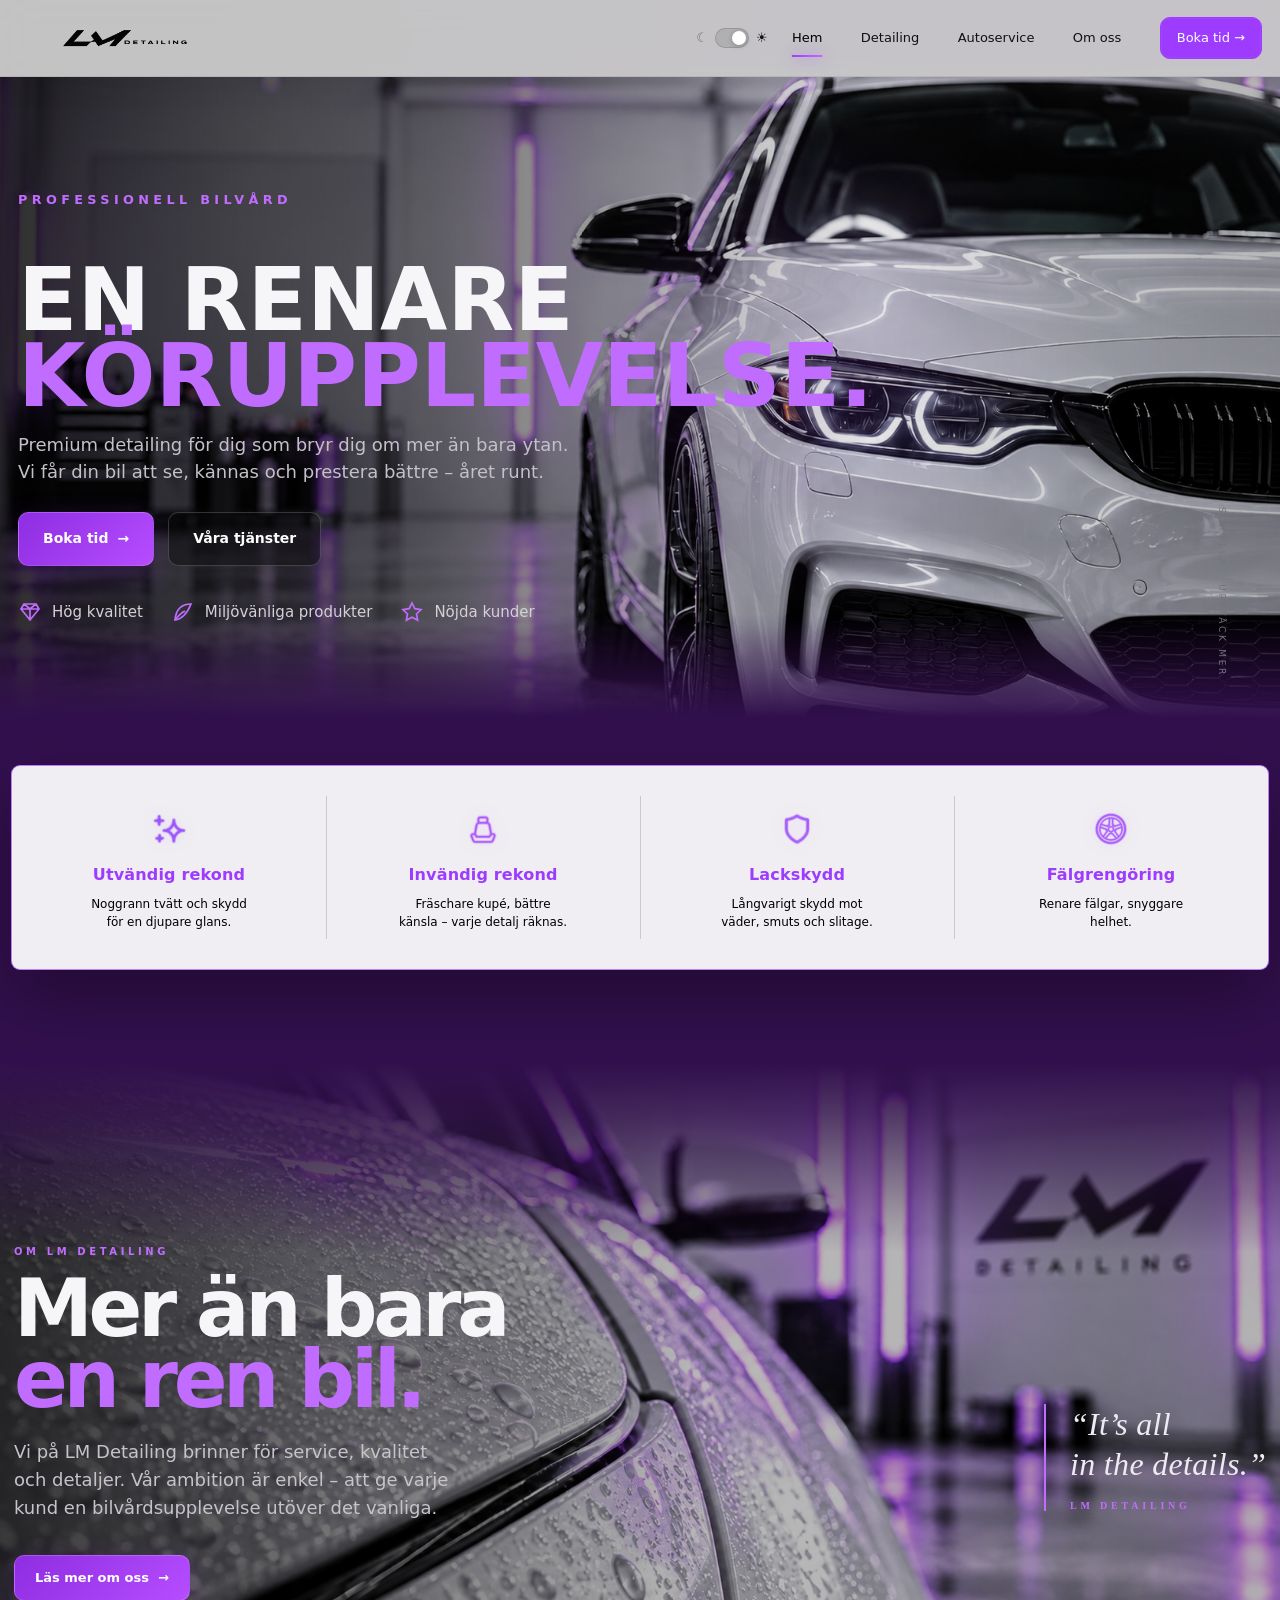
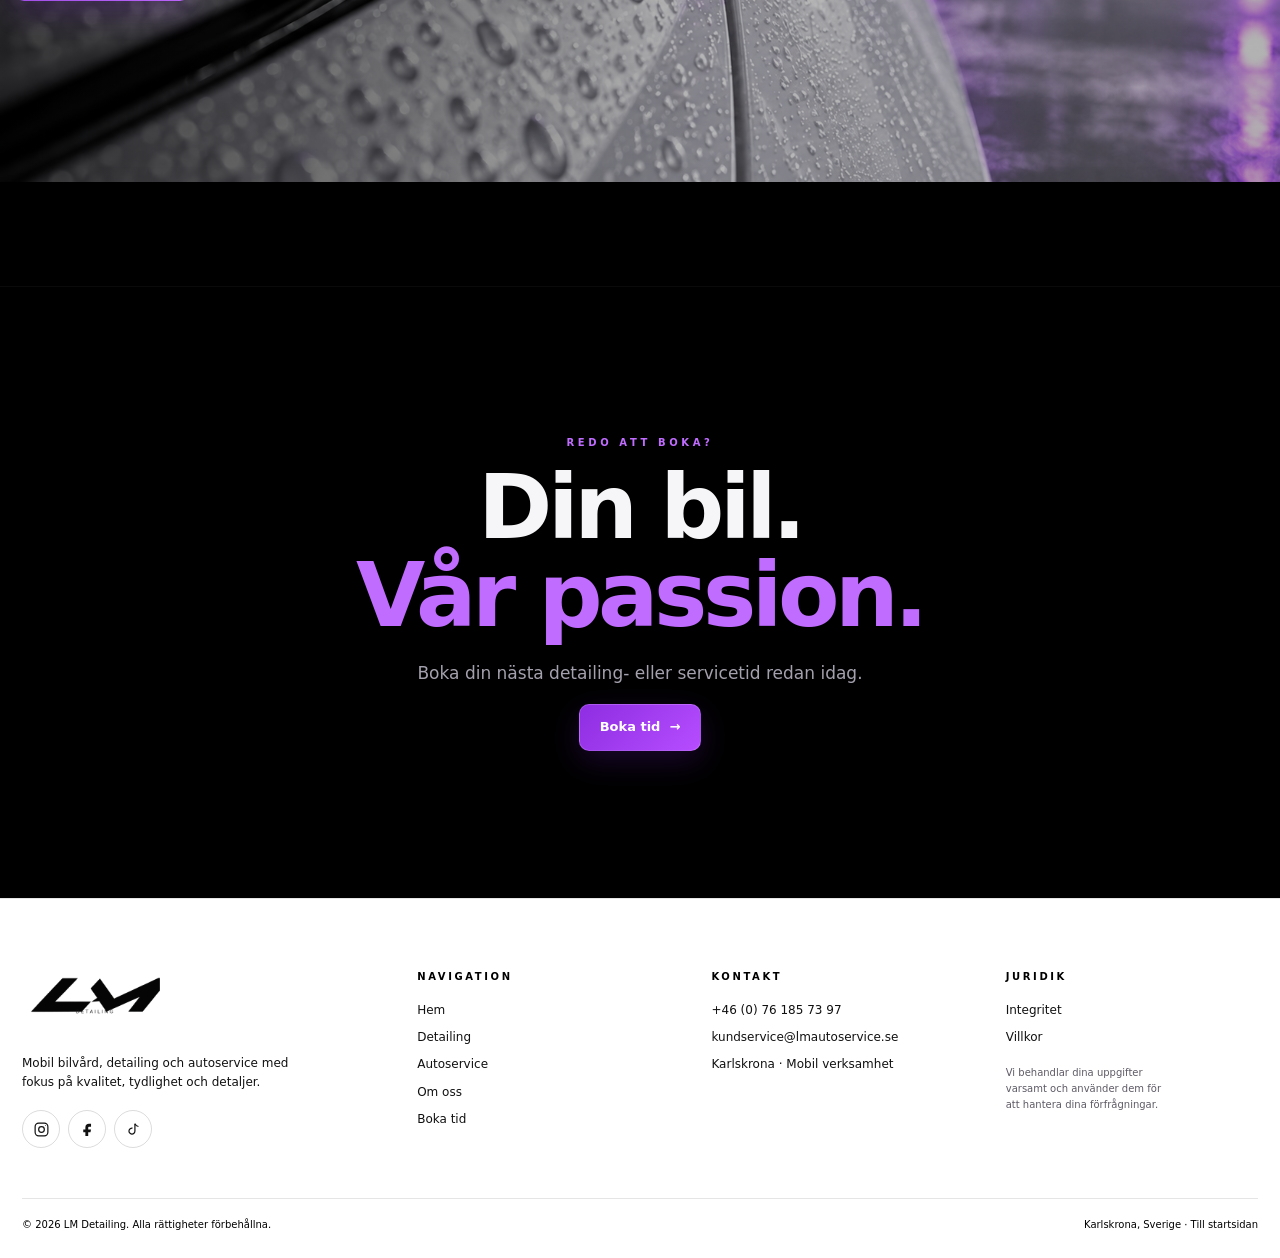
<file: index.html>
<!doctype html>
<html lang="sv">
<head>
  <meta charset="utf-8">
  <meta name="viewport" content="width=device-width, initial-scale=1">
  <meta name="description" content="LM Detailing – mobil bilvård, detailing och autoservice med fokus på kvalitet i varje detalj.">
  <title>LM Detailing | En renare körupplevelse</title>
  <link rel="stylesheet" href="css/style.css">
</head>
<body>
<header class="site-header">
  <nav class="navbar" aria-label="Huvudnavigation">
    <a class="brand" href="index.html" aria-label="LM Detailing – startsida"><img class="logo-image" src="media/LM_Detailing_v2.png" alt="LM Detailing"></a>
    <button class="menu-toggle" type="button" aria-expanded="false" aria-controls="main-menu" aria-label="Öppna meny"><span></span><span></span><span></span></button>
    <div class="nav-links" id="main-menu"><button class="theme-toggle" type="button" aria-label="Byt färgtema" aria-pressed="false"><span class="theme-icon theme-moon" aria-hidden="true">☾</span><span class="theme-track"><span class="theme-dot"></span></span><span class="theme-icon theme-sun" aria-hidden="true">☀</span></button>
      <a class="active" href="index.html">Hem</a><a href="detailing.html">Detailing</a><a href="autoservice.html">Autoservice</a><a href="om-oss.html">Om oss</a><a class="nav-cta" href="boka.html">Boka tid <span aria-hidden="true">→</span></a><span class="nav-underline" aria-hidden="true"></span>
    </div>
  </nav>
</header>

<main class="home-main">
  <section class="home-hero home-hero-v2">
    <div class="hero-media" aria-hidden="true"></div>
    <div class="hero-purple-glow" aria-hidden="true"></div>
    <div class="container hero-content">
      <div class="hero-copy">
        <p class="eyebrow">PROFESSIONELL BILVÅRD</p>
        <h1>EN RENARE <span class="accent">KÖRUPPLEVELSE.</span></h1>
        <p>Premium detailing för dig som bryr dig om mer än bara ytan. Vi får din bil att se, kännas och prestera bättre – året runt.</p>
        <div class="hero-actions"><a class="btn btn-primary" href="boka.html">Boka tid <span>→</span></a><a class="btn btn-ghost" href="detailing.html">Våra tjänster</a></div>
        <div class="trust-row">
          <div class="trust-item"><svg class="icon" viewBox="0 0 24 24" fill="none" stroke="currentColor" stroke-width="1.7"><path d="M3 9L6 4H18L21 9L12 20L3 9ZM3 9H21M6 4L12 9L18 4M12 9V20M6 4L3 9M18 4L21 9"/></svg>Hög kvalitet</div>
          <div class="trust-item"><svg class="icon" viewBox="0 0 24 24" fill="none" stroke="currentColor" stroke-width="1.7"><path d="M20 4C10 4 5 9 4 20c7-1 12-6 16-16Z"/><path d="M4 20c3-4 6-7 10-9"/></svg>Miljövänliga produkter</div>
          <div class="trust-item"><svg class="icon" viewBox="0 0 24 24" fill="none" stroke="currentColor" stroke-width="1.7"><path d="m12 3 2.8 5.7 6.2.9-4.5 4.4 1.1 6.2-5.6-2.9-5.6 2.9 1.1-6.2L3 9.6l6.2-.9L12 3Z"/></svg>Nöjda kunder</div>
        </div>
      </div>
    </div>
    <div class="hero-scroll">Scrolla · upptäck mer</div>
  </section>

  <section class="section home-cards-section">
    <div class="container container-wide">
      <div class="info-strip reveal-scale" aria-label="LM Detailings tjänster och fördelar">
        <article class="info-card"><img class="info-icon" src="media/stars_transparent.png" alt="" aria-hidden="true"><h3>Utvändig rekond</h3><p>Noggrann tvätt och skydd<br>för en djupare glans.</p></article>
        <article class="info-card"><img class="info-icon" src="media/chair_transparent.png" alt="" aria-hidden="true"><h3>Invändig rekond</h3><p>Fräschare kupé, bättre<br>känsla – varje detalj räknas.</p></article>
        <article class="info-card"><img class="info-icon" src="media/sheild_transparent.png" alt="" aria-hidden="true"><h3>Lackskydd</h3><p>Långvarigt skydd mot<br>väder, smuts och slitage.</p></article>
        <article class="info-card"><img class="info-icon" src="media/rim_transparent.png" alt="" aria-hidden="true"><h3>Fälgrengöring</h3><p>Renare fälgar, snyggare<br>helhet.</p></article>
      </div>
    </div>
  </section>

  <section class="home-intro-sticky">
    <div class="home-intro-bg" aria-hidden="true"></div>
    <div class="container container-wide home-intro-content">
      <div class="home-intro-copy reveal-left"><p class="eyebrow">OM LM DETAILING</p><h2>Mer än bara<br><span class="accent">en ren bil.</span></h2><p>Vi på LM Detailing brinner för service, kvalitet och detaljer. Vår ambition är enkel – att ge varje kund en bilvårdsupplevelse utöver det vanliga.</p><a class="btn btn-primary" href="om-oss.html">Läs mer om oss <span>→</span></a></div>
      <blockquote class="quote-mark quote-standalone reveal-up">“It’s all<br>in the details.”<span>LM DETAILING</span></blockquote>
    </div>
  </section>

  <section class="section home-passion-overlay">
    <div class="container container-wide section-heading center reveal-scale"><p class="eyebrow">REDO ATT BOKA?</p><h2>Din bil.<br><span class="accent">Vår passion.</span></h2><p>Boka din nästa detailing- eller servicetid redan idag.</p><a class="btn btn-primary" href="boka.html">Boka tid <span>→</span></a></div>
  </section>
<footer class="site-footer"></footer>
</main>
<button id="scrollTop" class="scroll-top" aria-label="Till toppen">↑</button>
<script src="js/main.js"></script>
</body></html>
</file>
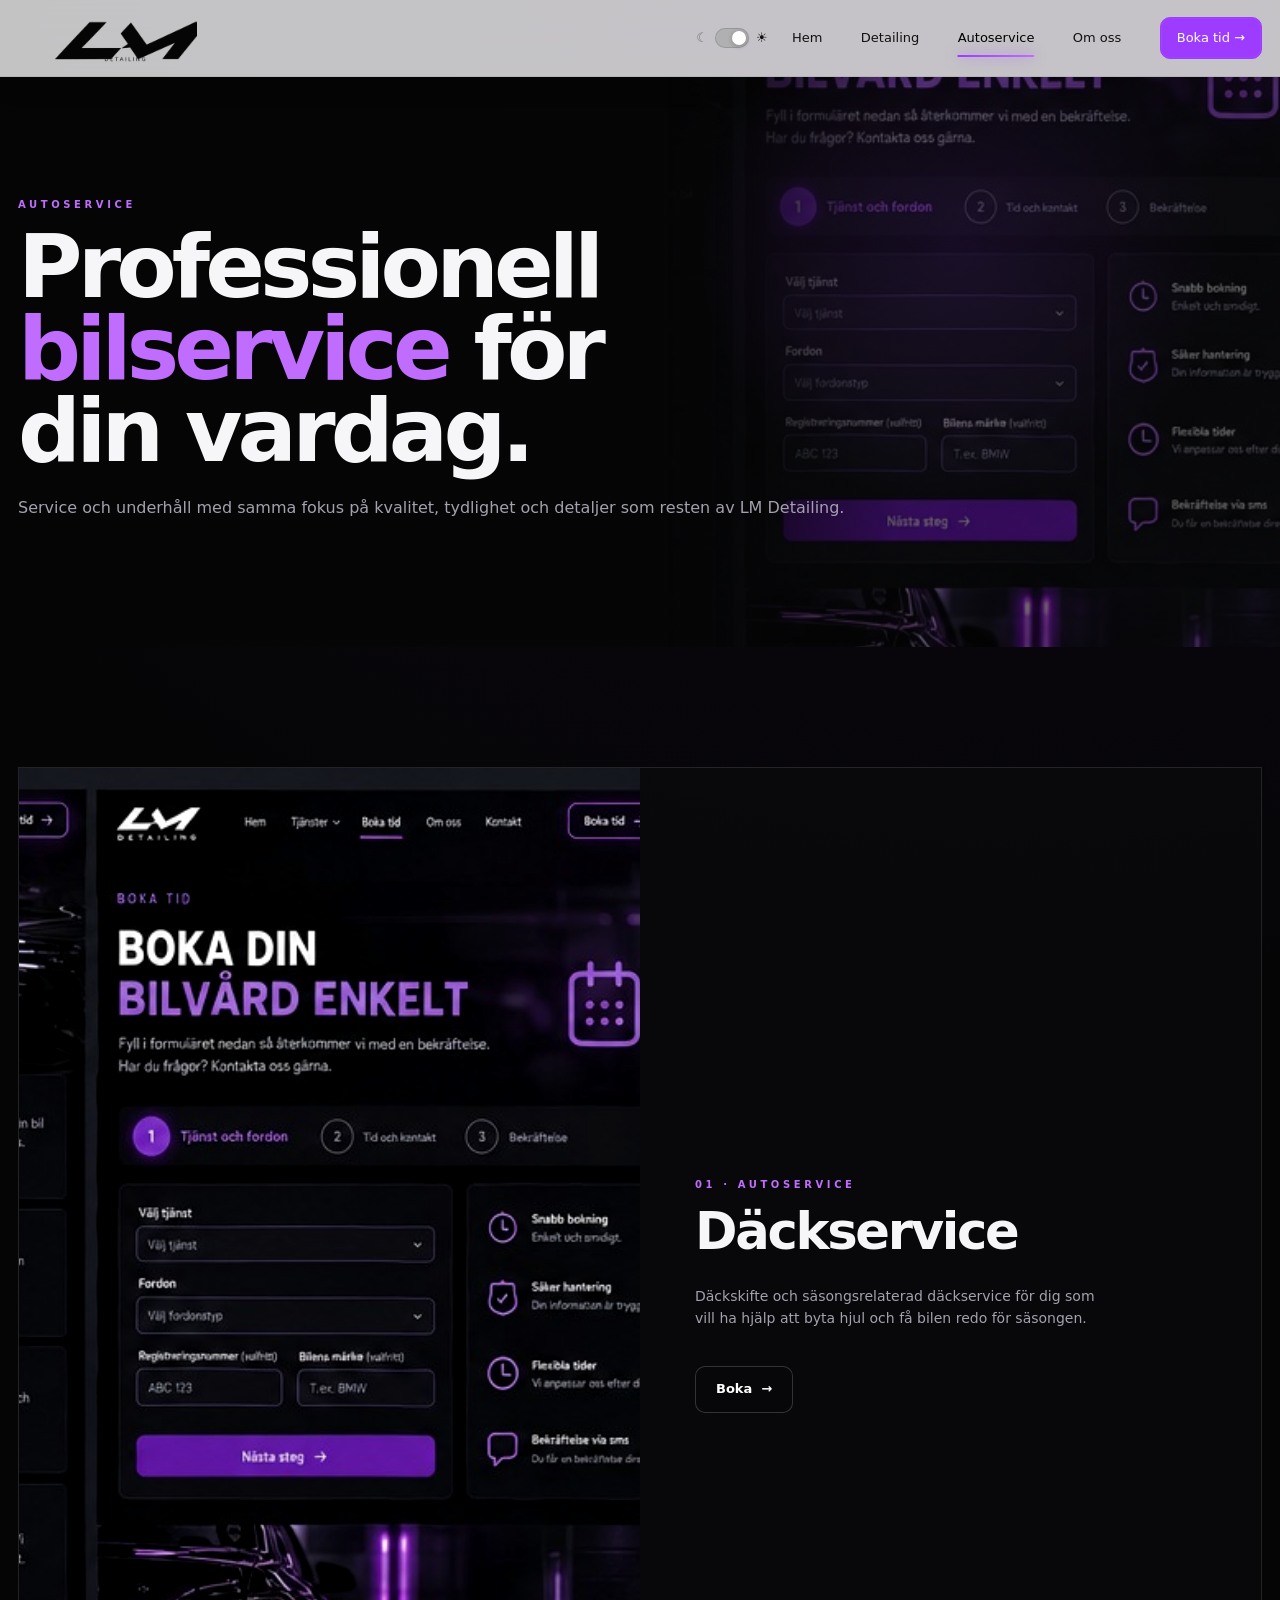
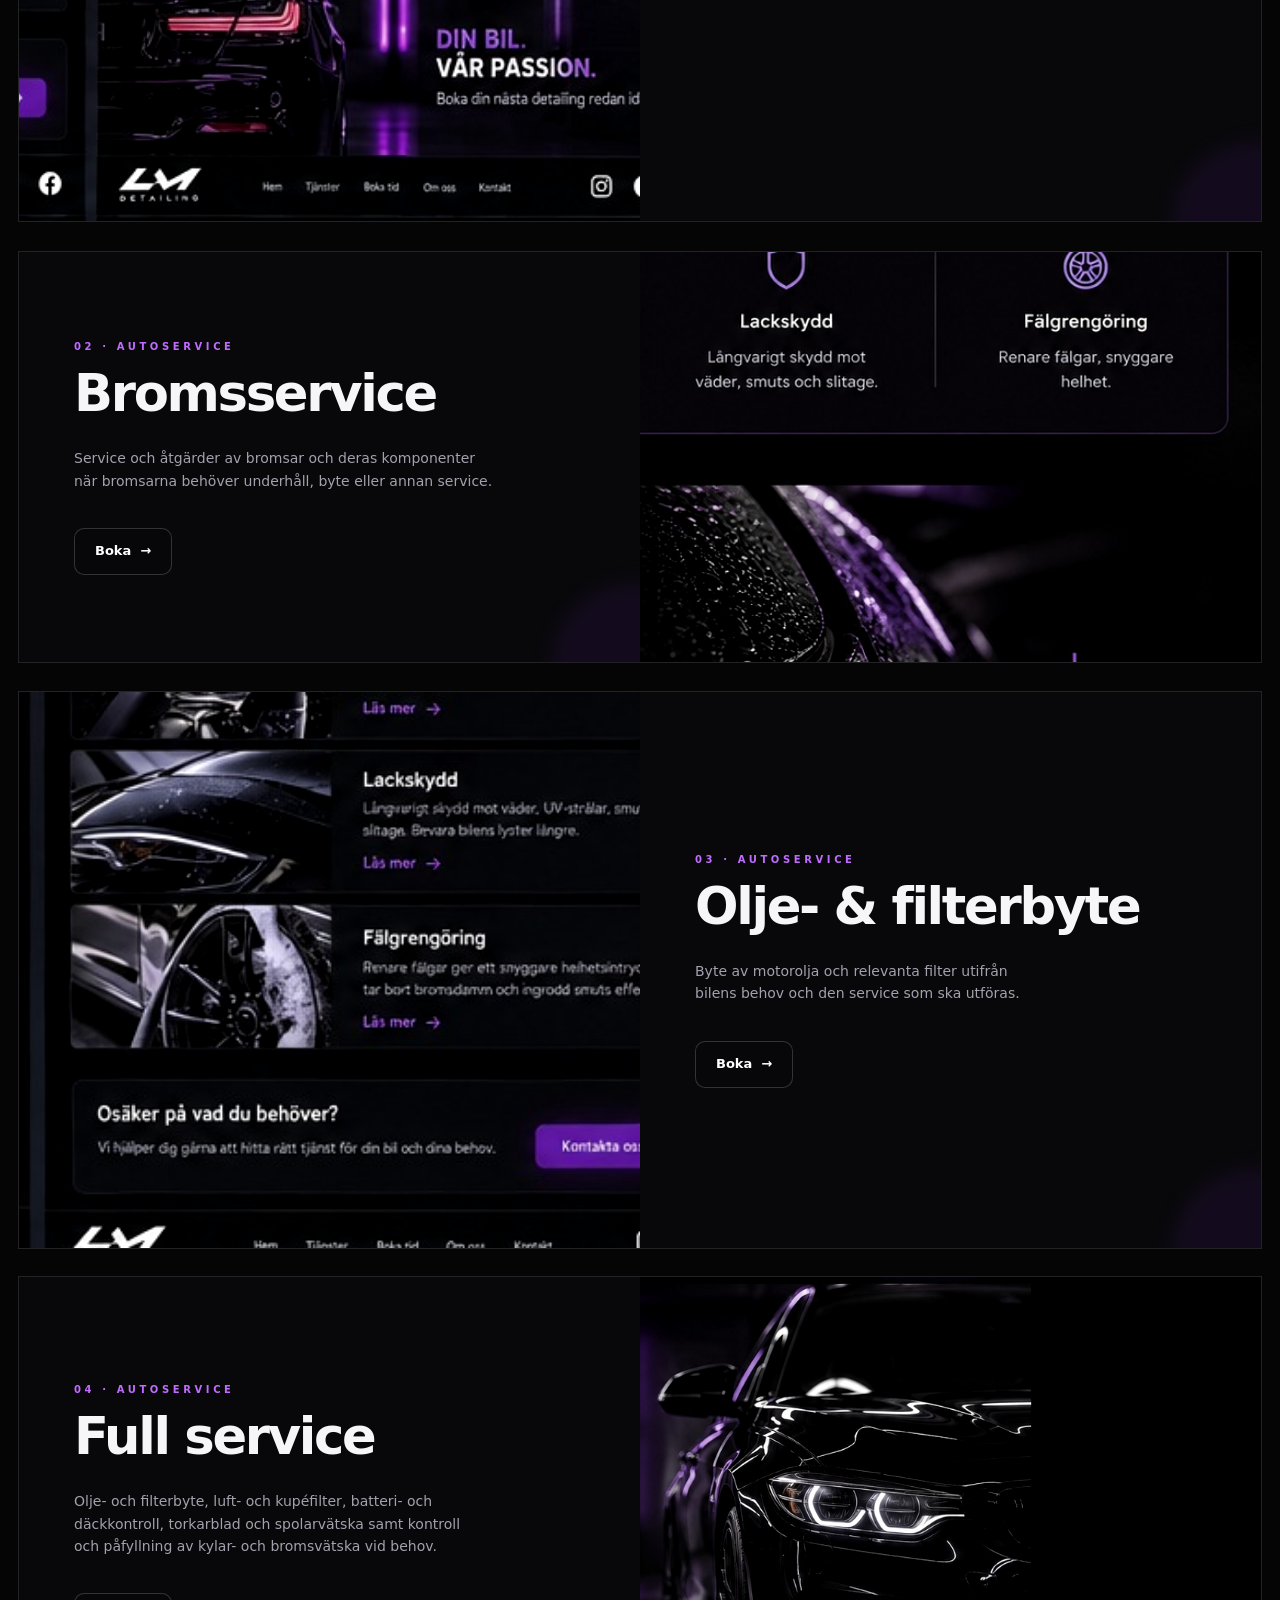
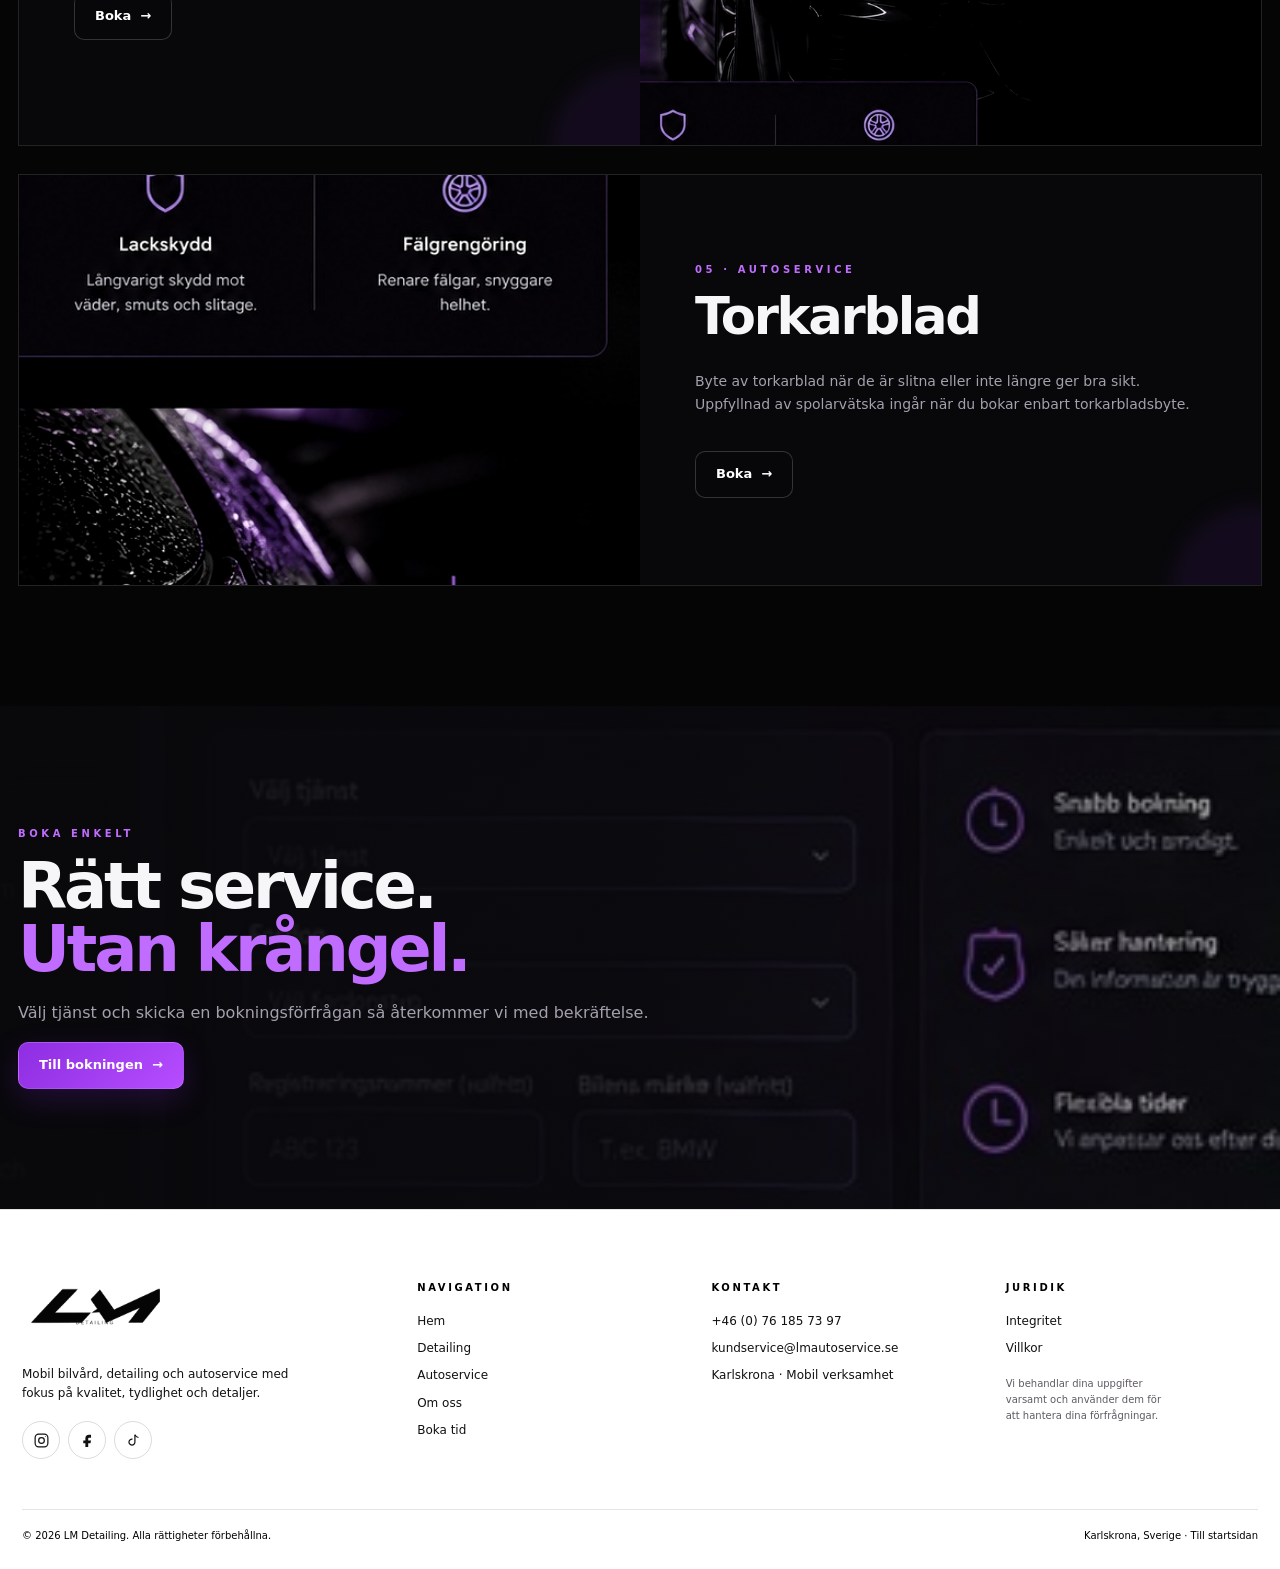
<file: autoservice.html>
<!doctype html><html lang="sv"><head><meta charset="utf-8"><meta name="viewport" content="width=device-width, initial-scale=1"><meta name="description" content="LM Detailing Autoservice – mobil service och underhåll."><title>Autoservice | LM Detailing</title><link rel="stylesheet" href="css/style.css"></head><body>
<header class="site-header"><nav class="navbar" aria-label="Huvudnavigation"><a class="brand" href="index.html"><img class="logo-image" src="media/LM_Detailing_horizontal_800x200_transparent.png" alt="LM Detailing"></a><button class="menu-toggle" type="button" aria-expanded="false" aria-controls="main-menu" aria-label="Öppna meny"><span></span><span></span><span></span></button><div class="nav-links" id="main-menu"><button class="theme-toggle" type="button" aria-label="Byt färgtema" aria-pressed="false"><span class="theme-icon theme-moon" aria-hidden="true">☾</span><span class="theme-track"><span class="theme-dot"></span></span><span class="theme-icon theme-sun" aria-hidden="true">☀</span></button><a href="index.html">Hem</a><a href="detailing.html">Detailing</a><a class="active" href="autoservice.html">Autoservice</a><a href="om-oss.html">Om oss</a><a class="nav-cta" href="boka.html">Boka tid <span>→</span></a><span class="nav-underline"></span></div></nav></header>
<main>
<section class="page-hero"><img class="hero-side-image" src="media/ai_bmw_rear.jpg" alt=""><div class="container"><p class="eyebrow">AUTOSERVICE</p><h1>Professionell <span class="accent">bilservice</span> för din vardag.</h1><p>Service och underhåll med samma fokus på kvalitet, tydlighet och detaljer som resten av LM Detailing.</p></div></section>
<section class="section"><div class="container service-list">
<article class="service-feature reveal-left"><div class="service-feature-media"><img src="media/ai_bmw_rear.jpg" alt="Däckservice"></div><div class="service-feature-content"><p class="eyebrow">01 · AUTOSERVICE</p><h2>Däckservice</h2><p>Däckskifte och säsongsrelaterad däckservice för dig som vill ha hjälp att byta hjul och få bilen redo för säsongen.</p><a class="btn btn-ghost" href="boka.html?service=Däckservice">Boka <span>→</span></a></div></article>
<article class="service-feature reveal-up"><div class="service-feature-media"><img src="media/ai_bmw_detail.jpg" alt="Bromsservice"></div><div class="service-feature-content"><p class="eyebrow">02 · AUTOSERVICE</p><h2>Bromsservice</h2><p>Service och åtgärder av bromsar och deras komponenter när bromsarna behöver underhåll, byte eller annan service.</p><a class="btn btn-ghost" href="boka.html?service=Bromsservice">Boka <span>→</span></a></div></article>
<article class="service-feature reveal-left"><div class="service-feature-media"><img src="media/ai_bmw_interior.jpg" alt="Olje- och filterbyte"></div><div class="service-feature-content"><p class="eyebrow">03 · AUTOSERVICE</p><h2>Olje- &amp; filterbyte</h2><p>Byte av motorolja och relevanta filter utifrån bilens behov och den service som ska utföras.</p><a class="btn btn-ghost" href="boka.html?service=Olje-%20%26%20filterbyte">Boka <span>→</span></a></div></article>
<article class="service-feature reveal-up"><div class="service-feature-media"><img src="media/ai_bmw_hero.jpg" alt="Full service"></div><div class="service-feature-content"><p class="eyebrow">04 · AUTOSERVICE</p><h2>Full service</h2><p>Olje- och filterbyte, luft- och kupéfilter, batteri- och däckkontroll, torkarblad och spolarvätska samt kontroll och påfyllning av kylar- och bromsvätska vid behov.</p><a class="btn btn-ghost" href="boka.html?service=Full%20service">Boka <span>→</span></a></div></article>
<article class="service-feature reveal-left"><div class="service-feature-media"><img src="media/ai_bmw_detail.jpg" alt="Torkarblad"></div><div class="service-feature-content"><p class="eyebrow">05 · AUTOSERVICE</p><h2>Torkarblad</h2><p>Byte av torkarblad när de är slitna eller inte längre ger bra sikt. Uppfyllnad av spolarvätska ingår när du bokar enbart torkarbladsbyte.</p><a class="btn btn-ghost" href="boka.html?service=Torkarblad">Boka <span>→</span></a></div></article>
</div></section>
<section class="section autoservice-cta"><div class="container process-grid"><div class="reveal-left"><p class="eyebrow">BOKA ENKELT</p><h2>Rätt service.<br><span class="accent">Utan krångel.</span></h2><p>Välj tjänst och skicka en bokningsförfrågan så återkommer vi med bekräftelse.</p><a class="btn btn-primary" href="boka.html">Till bokningen <span>→</span></a></div></div></section>
</main><footer class="site-footer"></footer><button id="scrollTop" class="scroll-top" aria-label="Till toppen">↑</button><script src="js/main.js"></script></body></html>
</file>
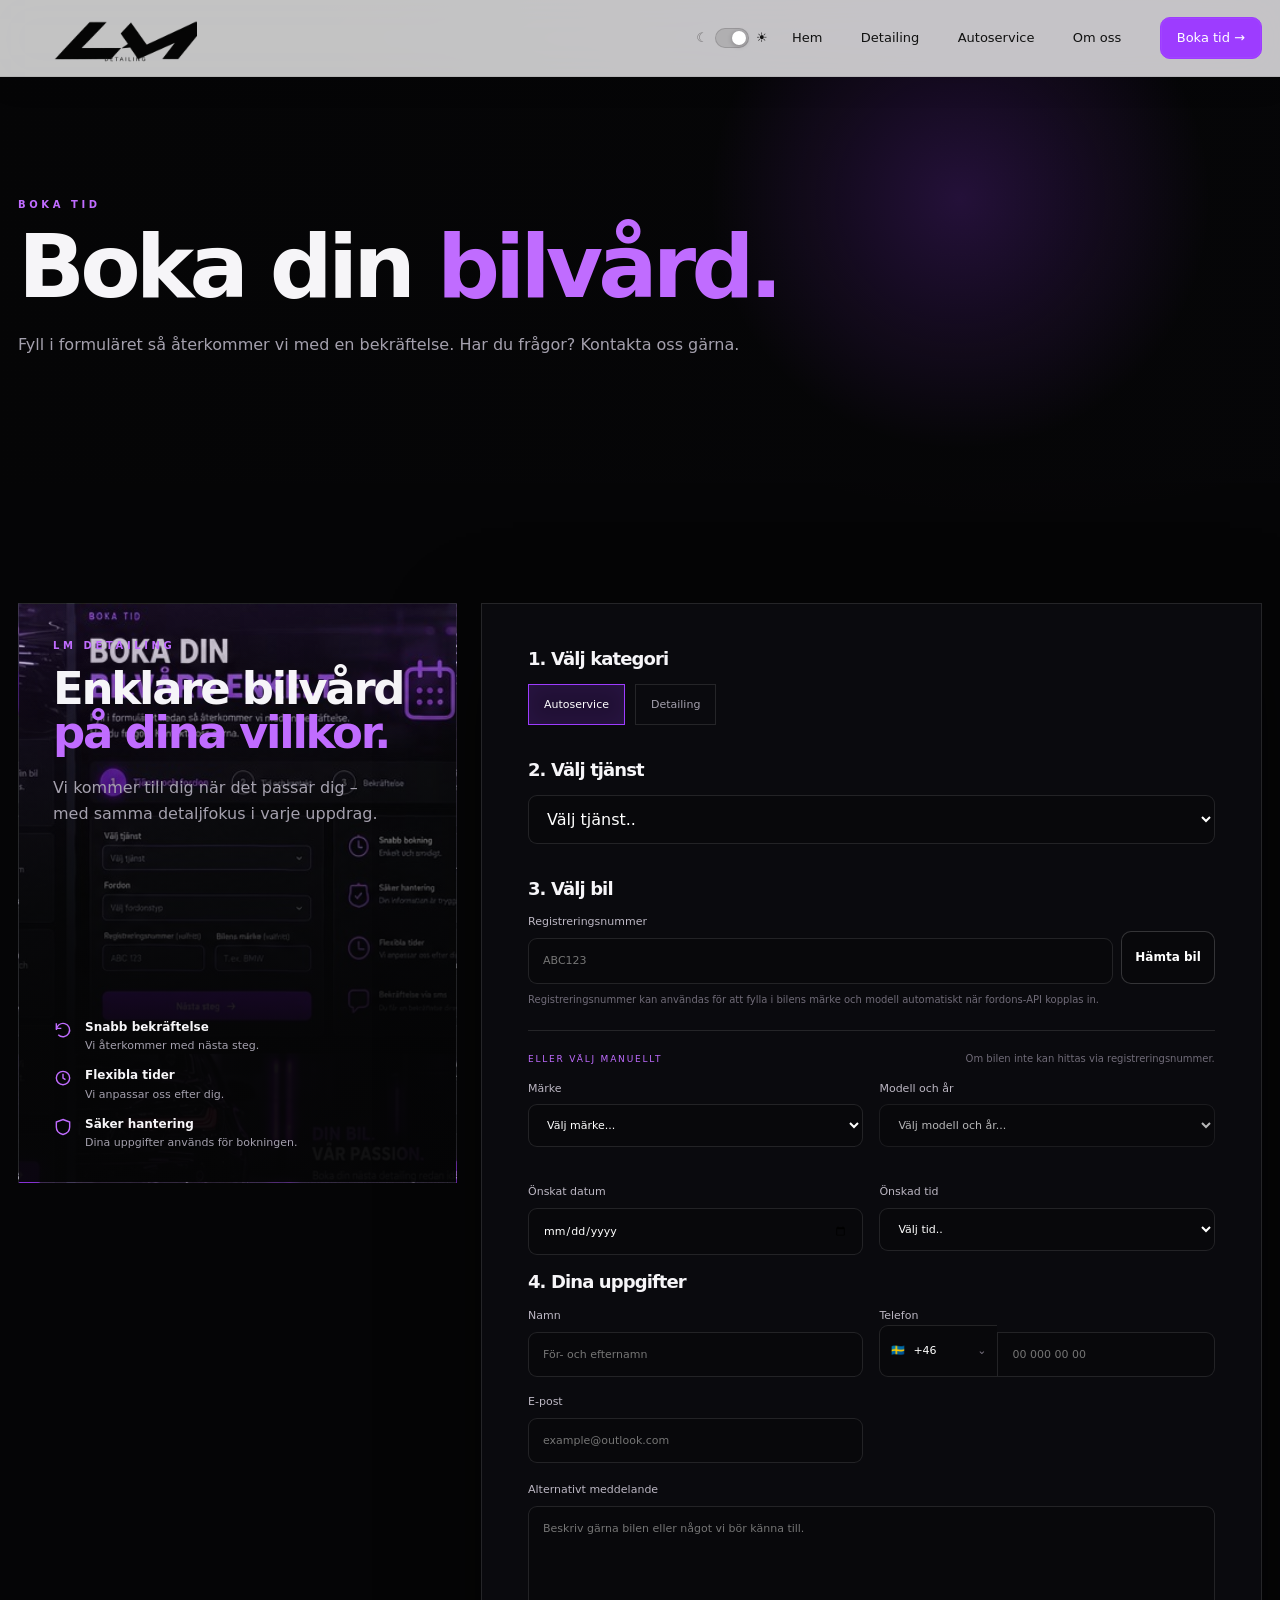
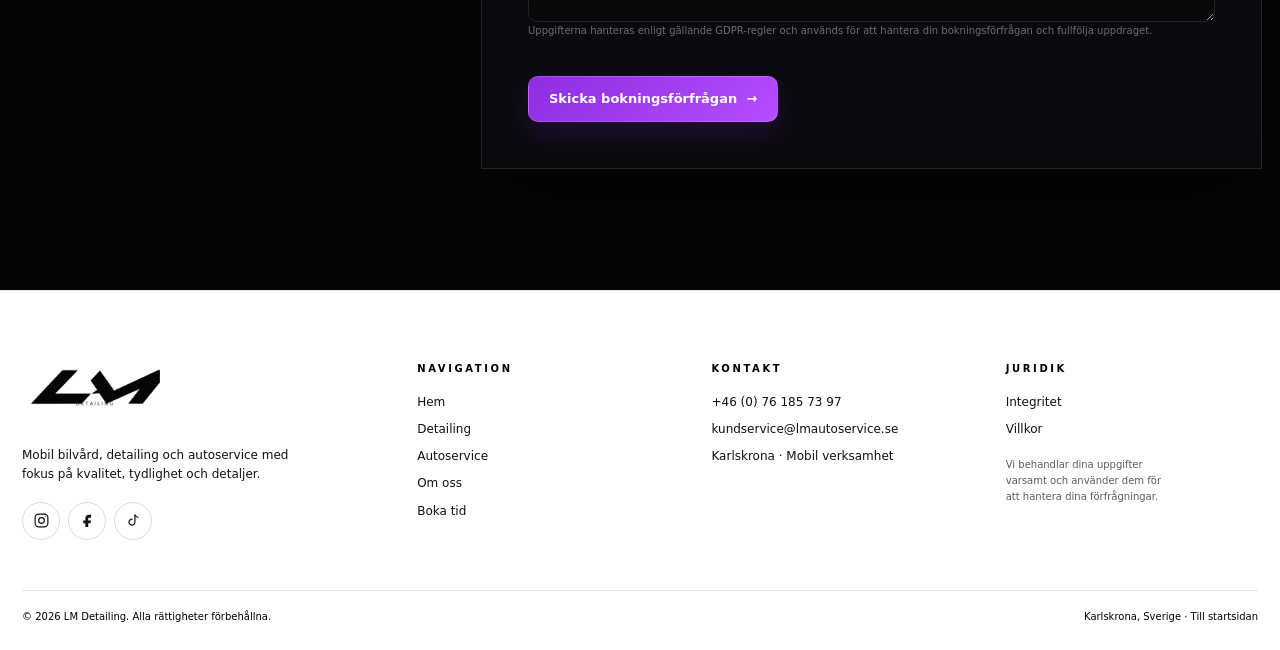
<file: boka.html>
<!doctype html><html lang="sv"><head><meta charset="utf-8"><meta name="viewport" content="width=device-width, initial-scale=1"><meta name="description" content="Boka tid hos LM Detailing."><title>Boka tid | LM Detailing</title><link rel="stylesheet" href="css/style.css"></head><body>
<header class="site-header"><nav class="navbar" aria-label="Huvudnavigation"><a class="brand" href="index.html"><img class="logo-image" src="media/LM_Detailing_horizontal_800x200_transparent.png" alt="LM Detailing"></a><button class="menu-toggle" type="button" aria-expanded="false" aria-controls="main-menu" aria-label="Öppna meny"><span></span><span></span><span></span></button><div class="nav-links" id="main-menu"><button class="theme-toggle" type="button" aria-label="Byt färgtema" aria-pressed="false"><span class="theme-icon theme-moon" aria-hidden="true">☾</span><span class="theme-track"><span class="theme-dot"></span></span><span class="theme-icon theme-sun" aria-hidden="true">☀</span></button><a href="index.html">Hem</a><a href="detailing.html">Detailing</a><a href="autoservice.html">Autoservice</a><a href="om-oss.html">Om oss</a><a class="nav-cta active" href="boka.html">Boka tid <span>→</span></a><span class="nav-underline"></span></div></nav></header>
<main>
<section class="page-hero"><div class="container"><p class="eyebrow">BOKA TID</p><h1>Boka din <span class="accent">bilvård.</span></h1><p>Fyll i formuläret så återkommer vi med en bekräftelse. Har du frågor? Kontakta oss gärna.</p></div></section>
<section class="section"><div class="container booking-layout">
<aside class="booking-aside reveal-left"><p class="eyebrow">LM DETAILING</p><h2>Enklare bilvård <span class="accent">på dina villkor.</span></h2><p>Vi kommer till dig när det passar dig – med samma detaljfokus i varje uppdrag.</p><div class="booking-benefits"><div class="booking-benefit"><svg class="icon" viewBox="0 0 24 24" fill="none" stroke="currentColor" stroke-width="1.7"><path d="M4 12a8 8 0 1 1 2.3 5.7"/><path d="M4 4v6h6"/></svg><div><strong>Snabb bekräftelse</strong><span>Vi återkommer med nästa steg.</span></div></div><div class="booking-benefit"><svg class="icon" viewBox="0 0 24 24" fill="none" stroke="currentColor" stroke-width="1.7"><circle cx="12" cy="12" r="8"/><path d="M12 7v5l3 2"/></svg><div><strong>Flexibla tider</strong><span>Vi anpassar oss efter dig.</span></div></div><div class="booking-benefit"><svg class="icon" viewBox="0 0 24 24" fill="none" stroke="currentColor" stroke-width="1.7"><path d="M12 3 20 6v6c0 5-3.5 8-8 9-4.5-1-8-4-8-9V6l8-3Z"/></svg><div><strong>Säker hantering</strong><span>Dina uppgifter används för bokningen.</span></div></div></div></aside>
<form id="bookingForm" class="booking-form reveal-up">
<div class="form-section"><h2>1. Välj kategori</h2><div class="choice-row"><label class="choice"><input type="radio" name="category" value="Service" checked><span>Autoservice</span></label><label class="choice"><input type="radio" name="category" value="Detailing"><span>Detailing</span></label></div></div>
<div class="form-section"><h2>2. Välj tjänst</h2><select id="service" name="service" required><option value="" disabled selected hidden>Välj tjänst..</option></select></div>
<div class="form-section"><h2>3. Välj bil</h2><div class="vehicle-lookup"><div class="vehicle-lookup-row"><label class="vehicle-registration-field">Registreringsnummer<div class="registration-control"><input id="registration" name="registration" inputmode="text" autocomplete="off" placeholder="ABC123" aria-describedby="registrationHelp"><button id="lookupVehicle" class="btn btn-ghost btn-small" type="button">Hämta bil</button></div></label><p id="registrationHelp" class="field-help">Registreringsnummer kan användas för att fylla i bilens märke och modell automatiskt när fordons-API kopplas in.</p></div><div id="vehicleResult" class="vehicle-result" role="status" aria-live="polite"></div><div class="manual-vehicle"><div class="manual-vehicle-heading"><span>ELLER VÄLJ MANUELLT</span><small>Om bilen inte kan hittas via registreringsnummer.</small></div><div class="form-grid"><label>Märke<select id="vehicleMake" name="vehicleMake"><option value="" disabled selected hidden>Välj märke...</option></select></label><label>Modell och år<select id="vehicleModel" name="vehicleModel" disabled><option value="" disabled selected hidden>Välj modell och år...</option></select></label></div></div></div></div>
<div class="form-grid"><label>Önskat datum<input type="date" name="date" required></label><label>Önskad tid<select name="time" required><option value="" disabled selected hidden>Välj tid..</option><option>08:00</option><option>09:00</option><option>10:00</option><option>11:00</option><option>13:00</option><option>14:00</option><option>15:00</option><option>16:00</option></select></label></div>
<div class="form-section"><h2>4. Dina uppgifter</h2><div class="form-grid"><label>Namn<input name="name" autocomplete="name" required placeholder="För- och efternamn"></label><label>Telefon<div class="phone-control"><div class="country-picker" id="countryPicker"><button class="country-picker-button" id="countryPickerButton" type="button" aria-haspopup="listbox" aria-expanded="false"><span id="countrySelectedFlag" aria-hidden="true">🇸🇪</span><span id="countrySelectedCode">+46</span><span class="country-picker-chevron" aria-hidden="true">⌄</span></button><div class="country-picker-menu" id="countryPickerMenu" role="listbox" aria-label="Välj land"></div><input type="hidden" id="countryCode" name="countryCode" value="+46"></div><input name="phone" type="tel" inputmode="tel" autocomplete="tel" required placeholder="00 000 00 00"></div></label><label>E-post<input name="email" type="email" autocomplete="email" required placeholder="example@outlook.com"></label></div><label>Alternativt meddelande<textarea name="message" rows="5" placeholder="Beskriv gärna bilen eller något vi bör känna till."></textarea><small class="gdpr-note">Uppgifterna hanteras enligt gällande GDPR-regler och används för att hantera din bokningsförfrågan och fullfölja uppdraget.</small></label></div>
<button class="btn btn-primary" type="submit">Skicka bokningsförfrågan <span>→</span></button><div id="bookingResult" class="booking-result" role="status" aria-live="polite"></div>
</form></div></section>
</main><footer class="site-footer"></footer><button id="scrollTop" class="scroll-top" aria-label="Till toppen">↑</button><script src="js/main.js"></script></body></html>
</file>
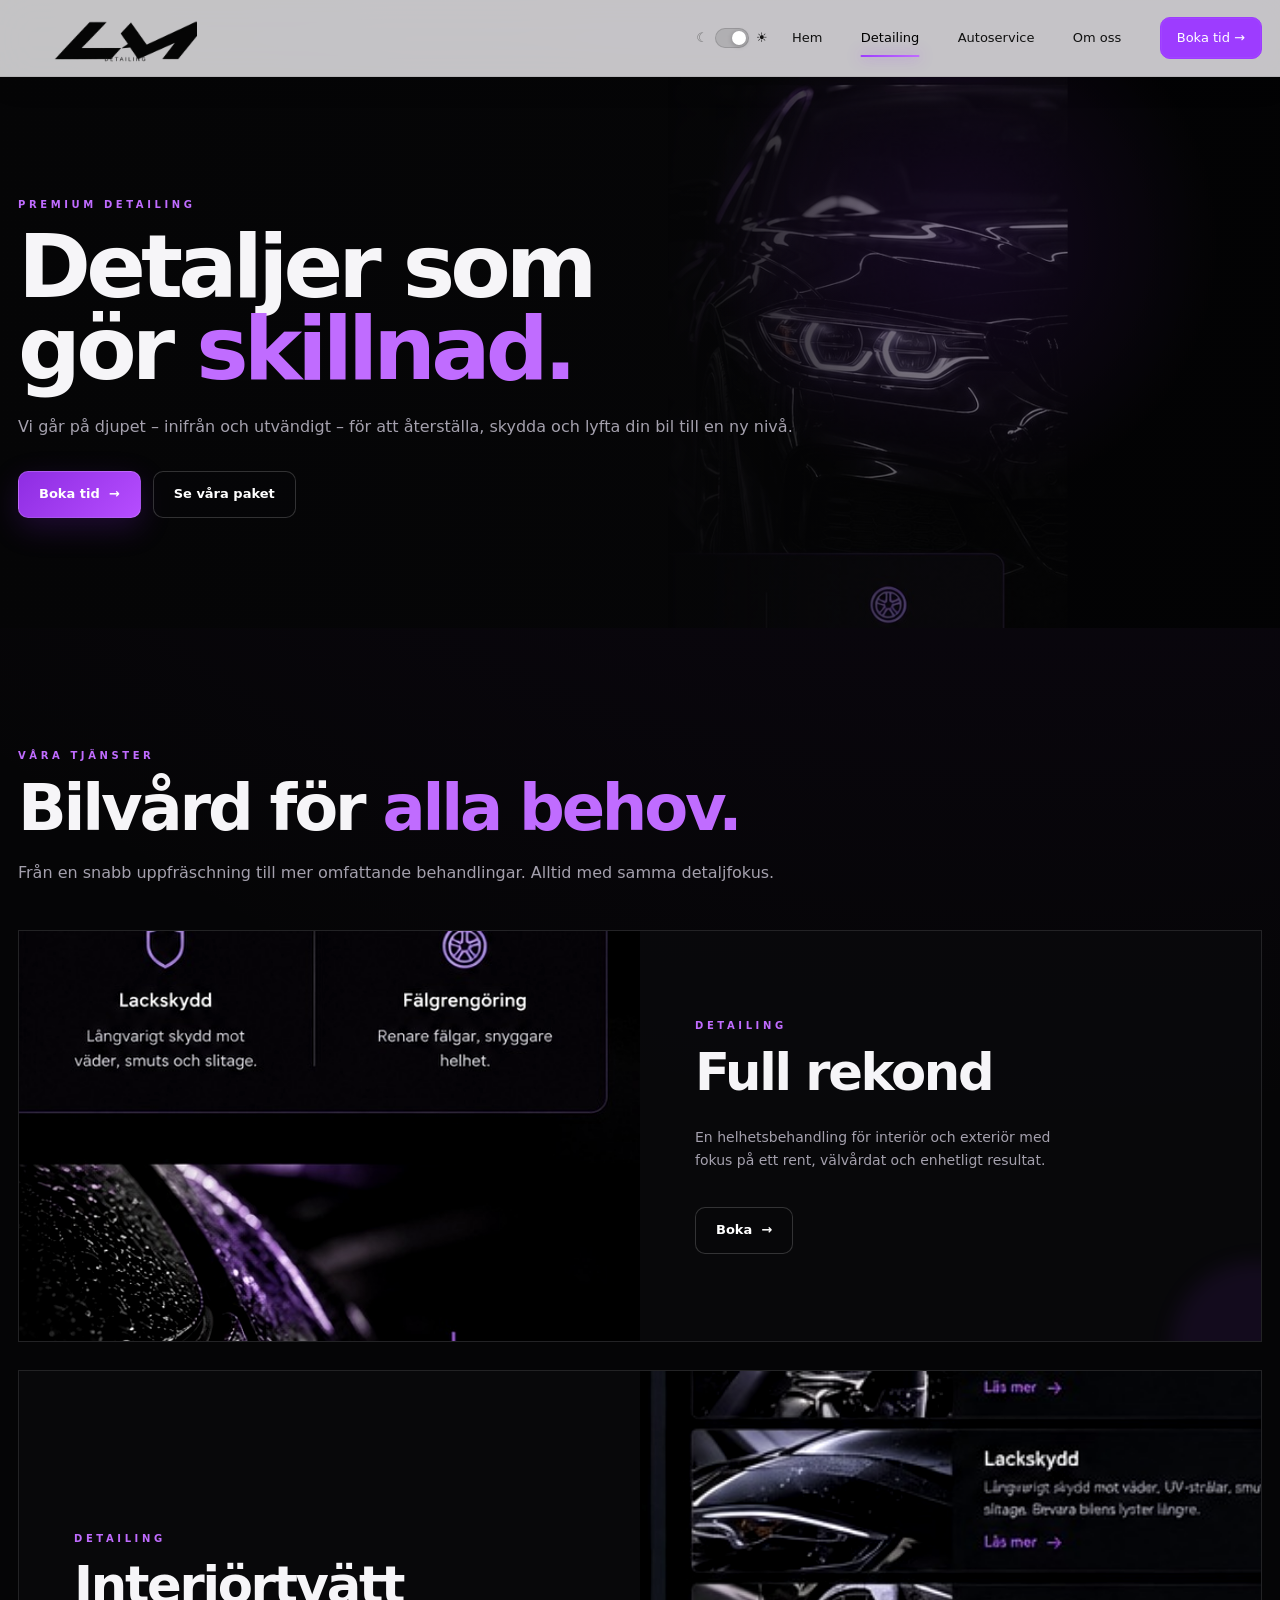
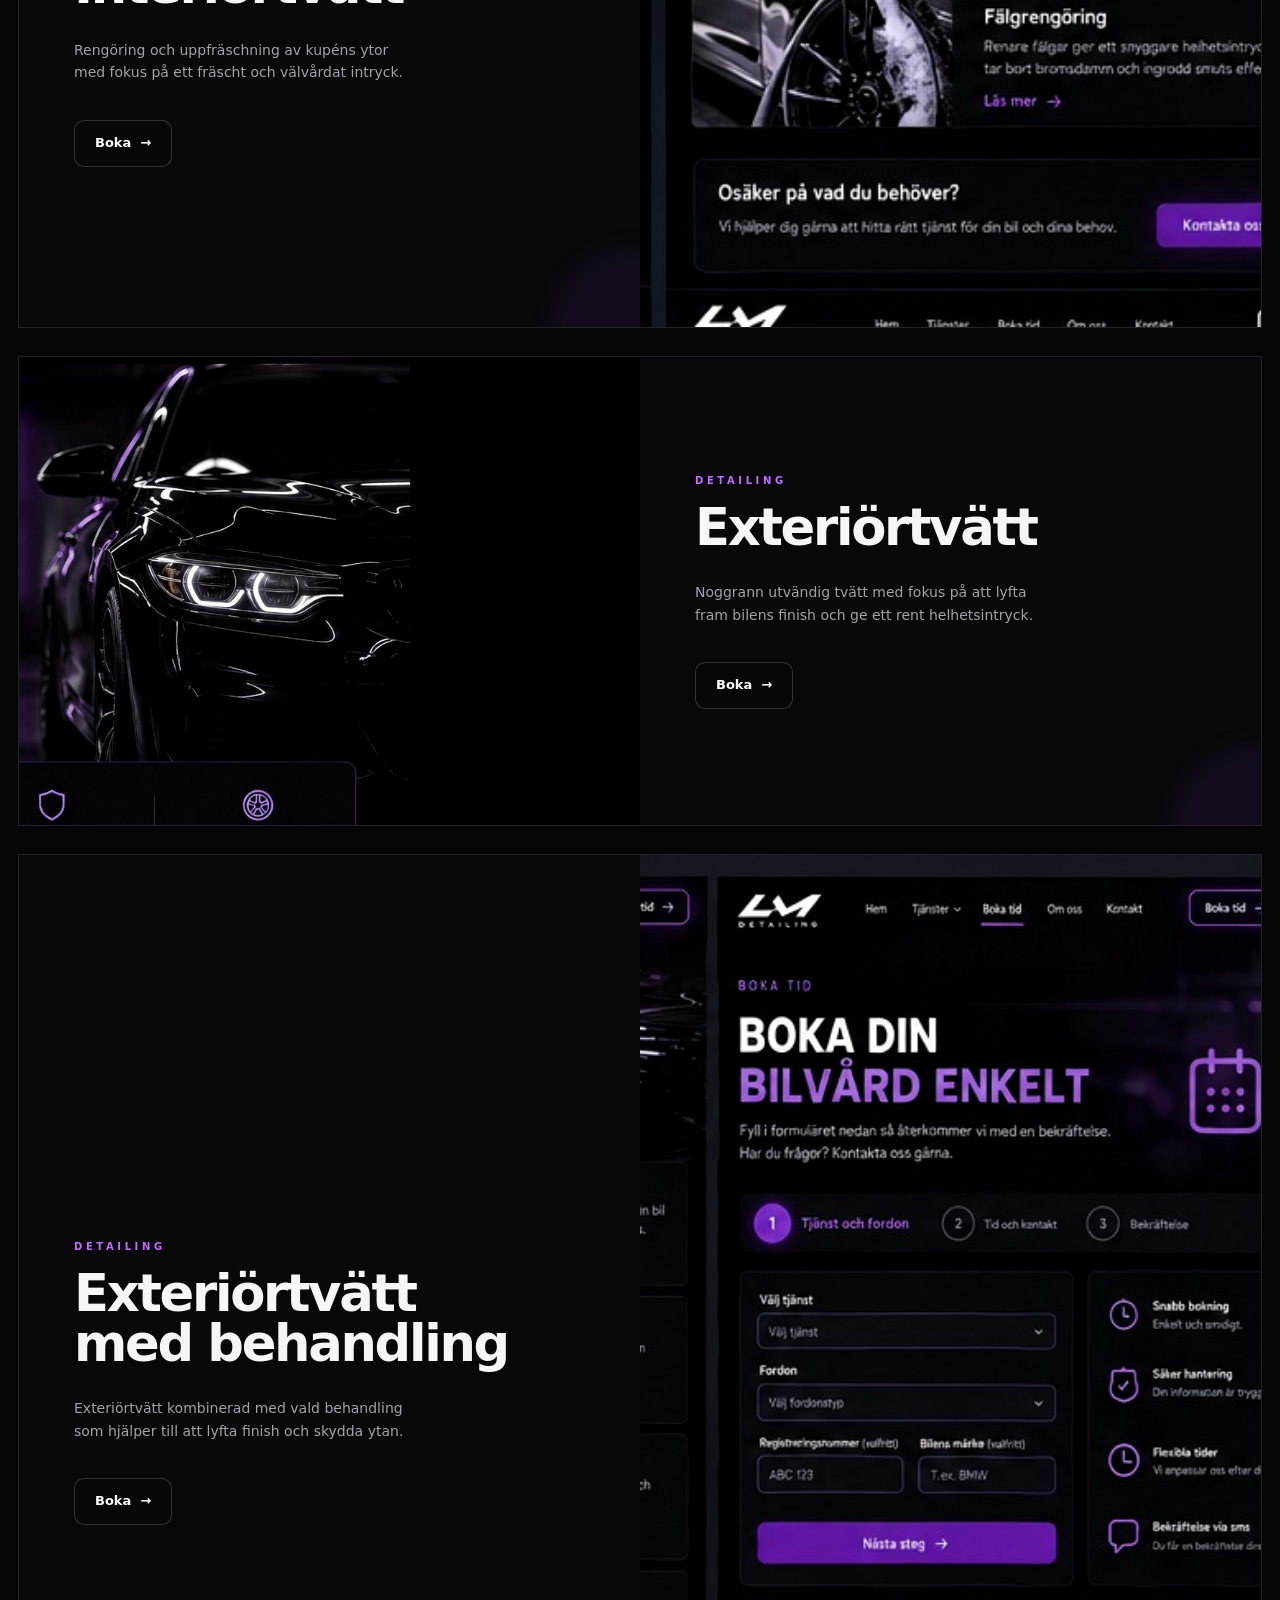
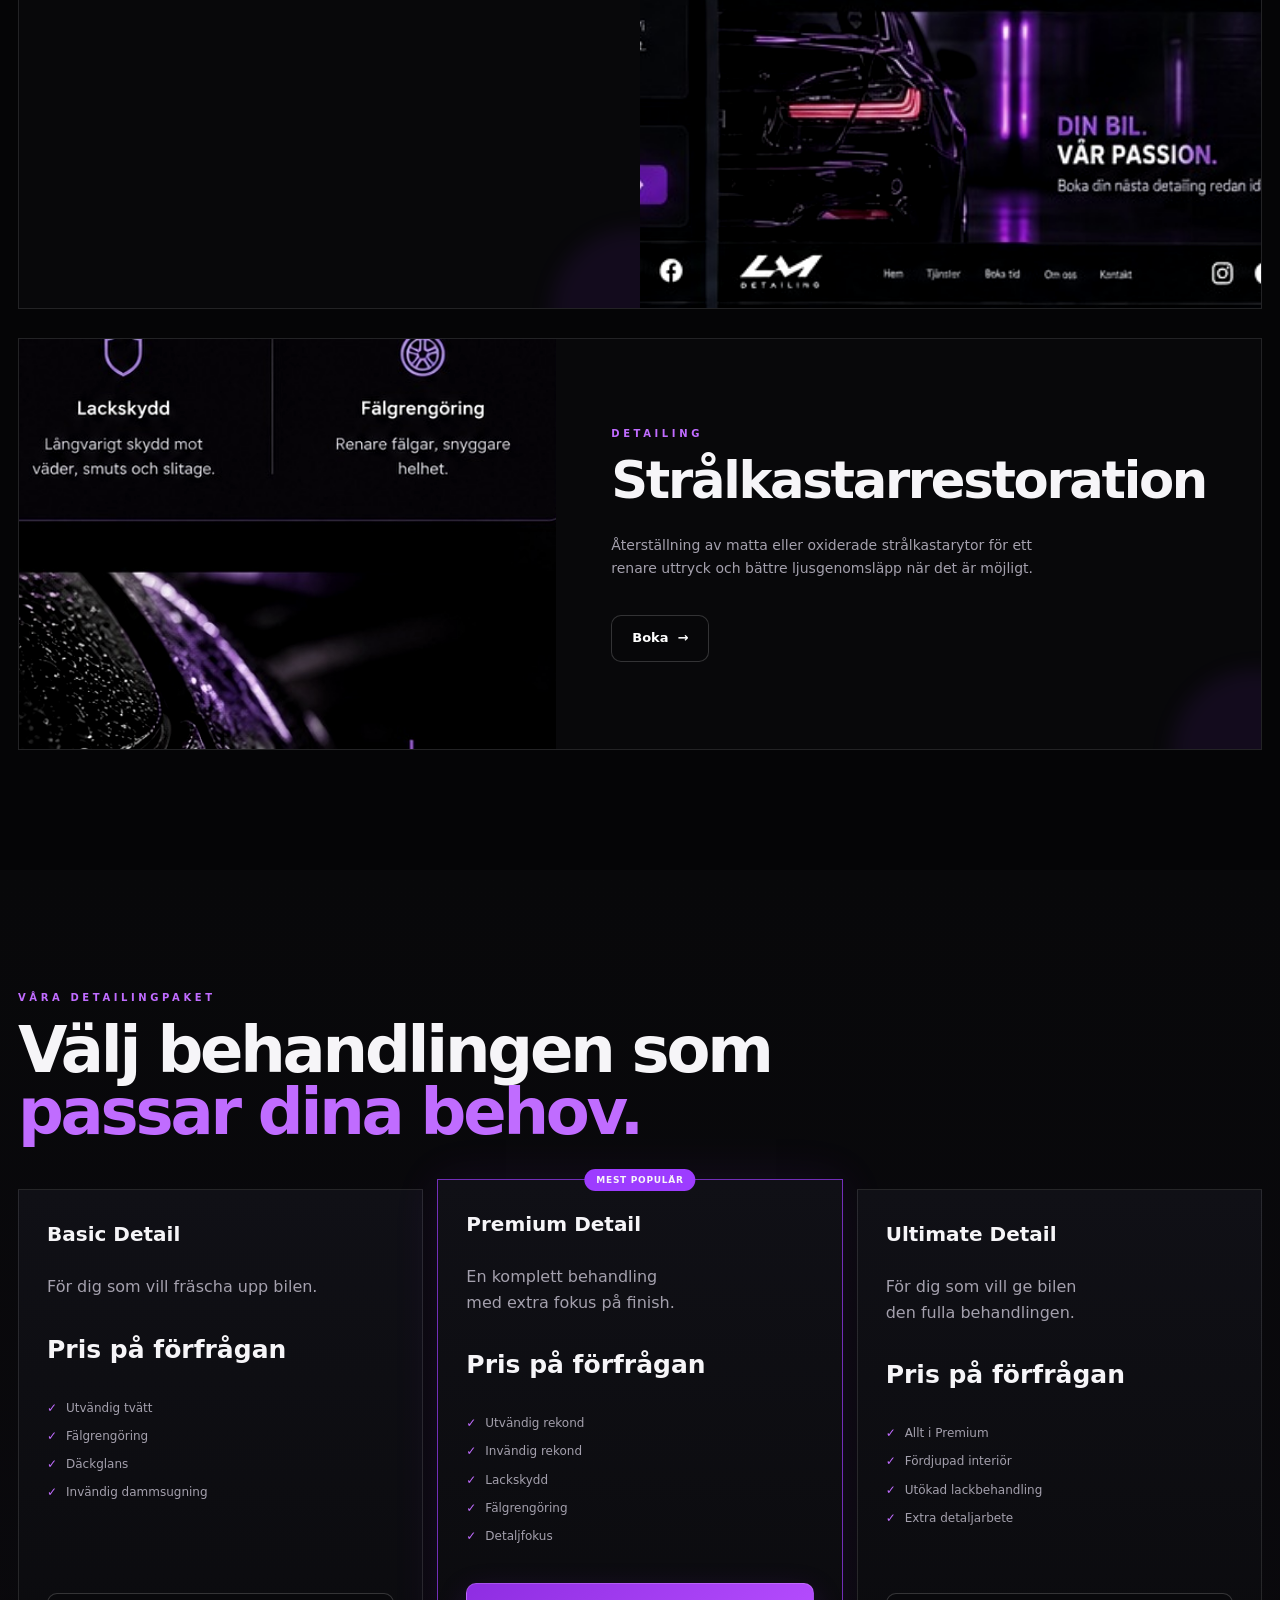
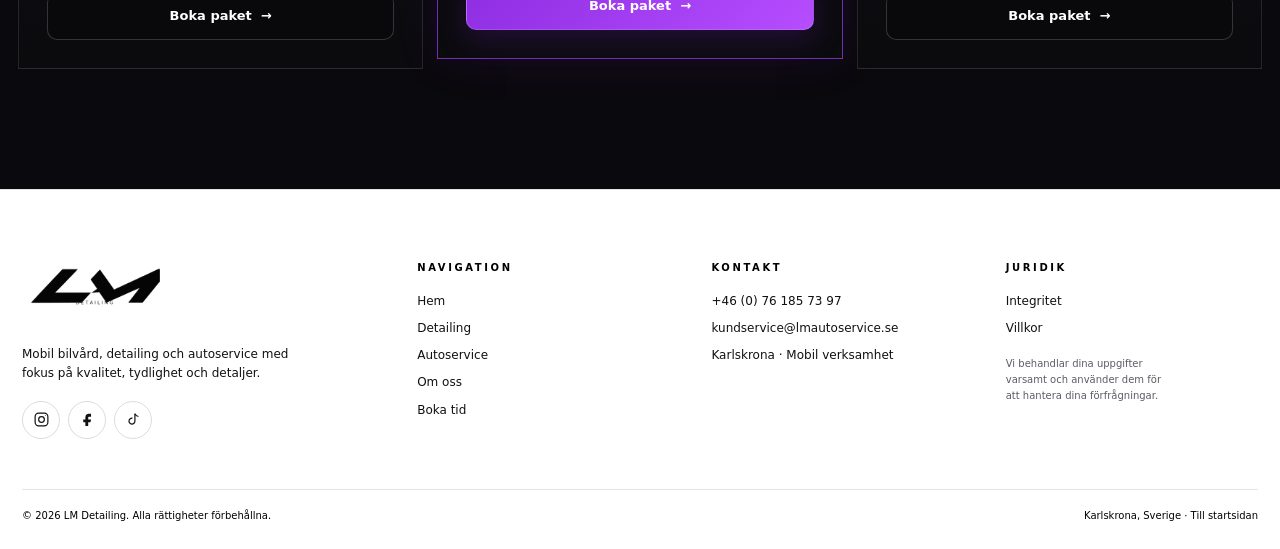
<file: detailing.html>
<!doctype html><html lang="sv"><head><meta charset="utf-8"><meta name="viewport" content="width=device-width, initial-scale=1"><meta name="description" content="LM Detailing – premium detailing och bilvård."><title>Detailing | LM Detailing</title><link rel="stylesheet" href="css/style.css"></head><body>
<header class="site-header"><nav class="navbar" aria-label="Huvudnavigation"><a class="brand" href="index.html"><img class="logo-image" src="media/LM_Detailing_horizontal_800x200_transparent.png" alt="LM Detailing"></a><button class="menu-toggle" type="button" aria-expanded="false" aria-controls="main-menu" aria-label="Öppna meny"><span></span><span></span><span></span></button><div class="nav-links" id="main-menu"><button class="theme-toggle" type="button" aria-label="Byt färgtema" aria-pressed="false"><span class="theme-icon theme-moon" aria-hidden="true">☾</span><span class="theme-track"><span class="theme-dot"></span></span><span class="theme-icon theme-sun" aria-hidden="true">☀</span></button><a href="index.html">Hem</a><a class="active" href="detailing.html">Detailing</a><a href="autoservice.html">Autoservice</a><a href="om-oss.html">Om oss</a><a class="nav-cta" href="boka.html">Boka tid <span>→</span></a><span class="nav-underline"></span></div></nav></header>
<main>
<section class="page-hero"><img class="hero-side-image" src="media/ai_bmw_hero.jpg" alt=""><div class="container"><p class="eyebrow">PREMIUM DETAILING</p><h1>Detaljer som gör <span class="accent">skillnad.</span></h1><p>Vi går på djupet – inifrån och utvändigt – för att återställa, skydda och lyfta din bil till en ny nivå.</p><div class="hero-actions"><a class="btn btn-primary" href="boka.html">Boka tid <span>→</span></a><a class="btn btn-ghost" href="#paket">Se våra paket</a></div></div></section>
<section class="section"><div class="container"><div class="section-heading"><p class="eyebrow">VÅRA TJÄNSTER</p><h2>Bilvård för <span class="accent">alla behov.</span></h2><p>Från en snabb uppfräschning till mer omfattande behandlingar. Alltid med samma detaljfokus.</p></div><div class="service-list">
<article class="service-feature reveal-left"><div class="service-feature-media"><img src="media/ai_bmw_detail.jpg" alt="Full rekond"></div><div class="service-feature-content"><p class="eyebrow">DETAILING</p><h2>Full rekond</h2><p>En helhetsbehandling för interiör och exteriör med fokus på ett rent, välvårdat och enhetligt resultat.</p><a class="btn btn-ghost" href="boka.html?service=Full%20rekond">Boka <span>→</span></a></div></article>
<article class="service-feature reveal-up"><div class="service-feature-media"><img src="media/ai_bmw_interior.jpg" alt="Interiörtvätt"></div><div class="service-feature-content"><p class="eyebrow">DETAILING</p><h2>Interiörtvätt</h2><p>Rengöring och uppfräschning av kupéns ytor med fokus på ett fräscht och välvårdat intryck.</p><a class="btn btn-ghost" href="boka.html?service=Interiörtvätt">Boka <span>→</span></a></div></article>
<article class="service-feature reveal-left"><div class="service-feature-media"><img src="media/ai_bmw_hero.jpg" alt="Exteriörtvätt"></div><div class="service-feature-content"><p class="eyebrow">DETAILING</p><h2>Exteriörtvätt</h2><p>Noggrann utvändig tvätt med fokus på att lyfta fram bilens finish och ge ett rent helhetsintryck.</p><a class="btn btn-ghost" href="boka.html?service=Exteriörtvätt">Boka <span>→</span></a></div></article>
<article class="service-feature reveal-up"><div class="service-feature-media"><img src="media/ai_bmw_rear.jpg" alt="Exteriörtvätt med behandling"></div><div class="service-feature-content"><p class="eyebrow">DETAILING</p><h2>Exteriörtvätt med behandling</h2><p>Exteriörtvätt kombinerad med vald behandling som hjälper till att lyfta finish och skydda ytan.</p><a class="btn btn-ghost" href="boka.html?service=Exteriörtvätt%20med%20behandling">Boka <span>→</span></a></div></article>
<article class="service-feature reveal-left"><div class="service-feature-media"><img src="media/ai_bmw_detail.jpg" alt="Strålkastarrestoration"></div><div class="service-feature-content"><p class="eyebrow">DETAILING</p><h2>Strålkastarrestoration</h2><p>Återställning av matta eller oxiderade strålkastarytor för ett renare uttryck och bättre ljusgenomsläpp när det är möjligt.</p><a class="btn btn-ghost" href="boka.html?service=Strålkastarrestoration">Boka <span>→</span></a></div></article>
</div></div></section>
<section class="section section-dark" id="paket"><div class="container"><div class="section-heading"><p class="eyebrow">VÅRA DETAILINGPAKET</p><h2>Välj behandlingen som <span class="accent">passar dina behov.</span></h2></div><div class="package-grid">
<article class="package-card"><h3>Basic Detail</h3><p>För dig som vill fräscha upp bilen.</p><div class="package-price">Pris på förfrågan</div><ul><li>Utvändig tvätt</li><li>Fälgrengöring</li><li>Däckglans</li><li>Invändig dammsugning</li></ul><a class="btn btn-ghost" href="boka.html">Boka paket <span>→</span></a></article>
<article class="package-card featured"><span class="package-badge">MEST POPULÄR</span><h3>Premium Detail</h3><p>En komplett behandling med extra fokus på finish.</p><div class="package-price">Pris på förfrågan</div><ul><li>Utvändig rekond</li><li>Invändig rekond</li><li>Lackskydd</li><li>Fälgrengöring</li><li>Detaljfokus</li></ul><a class="btn btn-primary" href="boka.html">Boka paket <span>→</span></a></article>
<article class="package-card"><h3>Ultimate Detail</h3><p>För dig som vill ge bilen den fulla behandlingen.</p><div class="package-price">Pris på förfrågan</div><ul><li>Allt i Premium</li><li>Fördjupad interiör</li><li>Utökad lackbehandling</li><li>Extra detaljarbete</li></ul><a class="btn btn-ghost" href="boka.html">Boka paket <span>→</span></a></article>
</div></div></section>
</main><footer class="site-footer"></footer><button id="scrollTop" class="scroll-top" aria-label="Till toppen">↑</button><script src="js/main.js"></script></body></html>
</file>
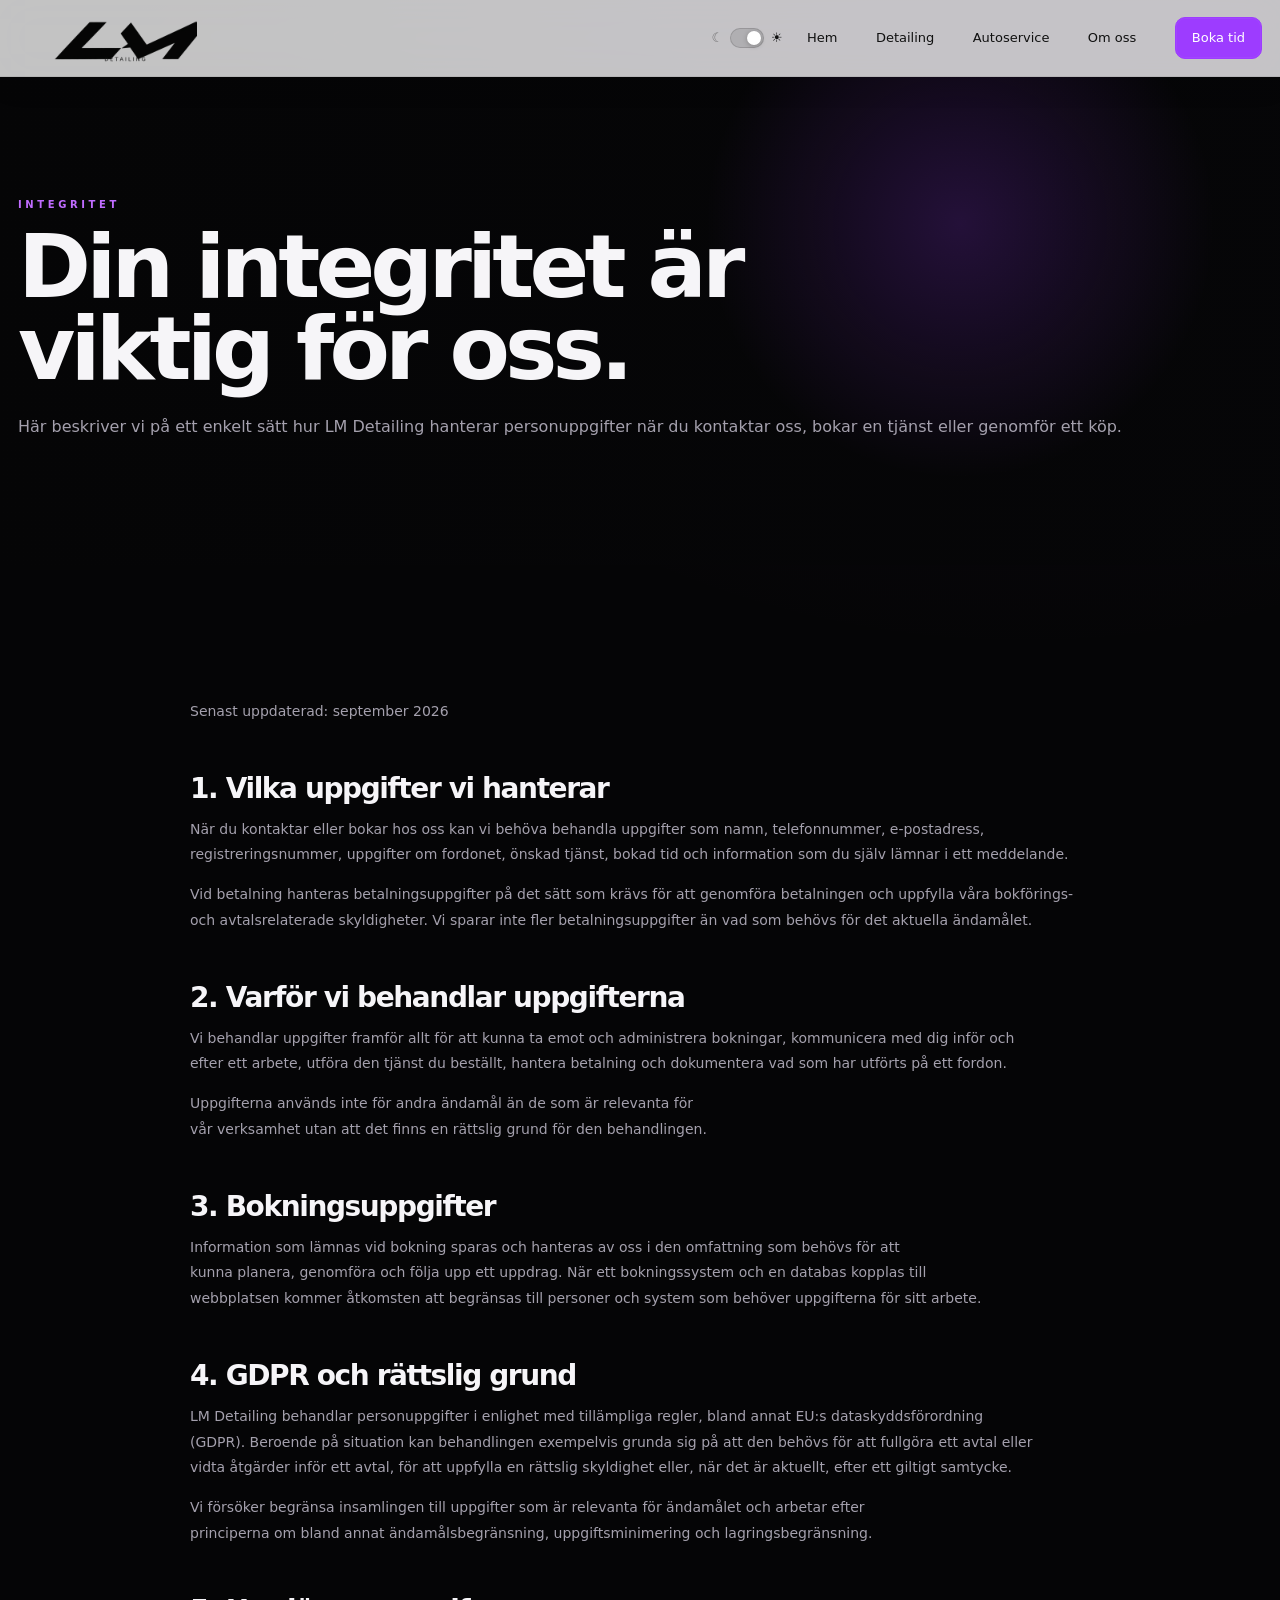
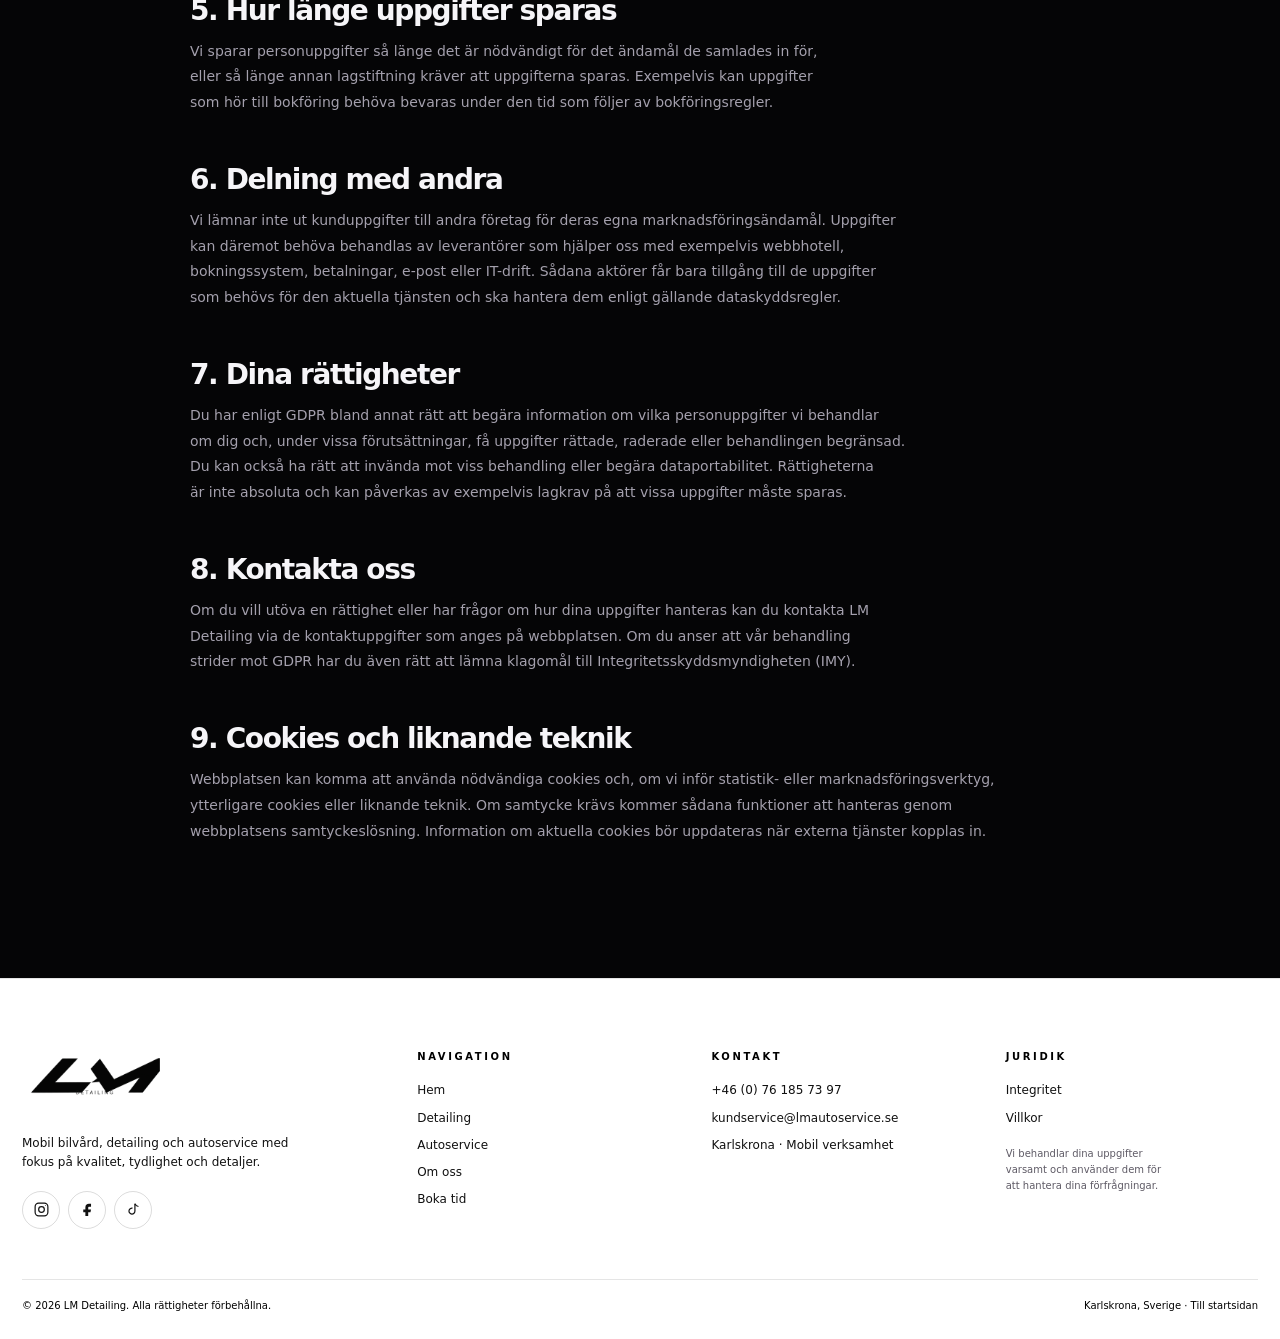
<file: integritet.html>
<!doctype html>
<html lang="sv">
<head>
  <meta charset="utf-8">
  <meta name="viewport" content="width=device-width, initial-scale=1">
  <meta name="description" content="Integritetspolicy för LM Detailing.">
  <title>Integritet | LM Detailing</title>
  <link rel="stylesheet" href="css/style.css">
</head>
<body>
  <header class="site-header">
    <nav class="navbar" aria-label="Huvudnavigation">
      <a class="brand" href="index.html" aria-label="LM Detailing – startsida">
        <img class="logo-image" src="media/LM_Detailing_horizontal_800x200_transparent.png" alt="LM Detailing">
      </a>
      <button class="menu-toggle" type="button" aria-expanded="false" aria-controls="main-menu" aria-label="Öppna meny"><span></span><span></span><span></span></button>
      <div class="nav-links" id="main-menu"><button class="theme-toggle" type="button" aria-label="Byt färgtema" aria-pressed="false"><span class="theme-icon theme-moon" aria-hidden="true">☾</span><span class="theme-track"><span class="theme-dot"></span></span><span class="theme-icon theme-sun" aria-hidden="true">☀</span></button>
        <a href="index.html">Hem</a>
        <a href="detailing.html">Detailing</a>
        <a href="autoservice.html">Autoservice</a>
        <a href="om-oss.html">Om oss</a>
        <a class="nav-cta" href="boka.html">Boka tid</a>
        <span class="nav-underline" aria-hidden="true"></span>
      </div>
    </nav>
  </header>

  <main>
    <section class="page-hero legal-hero">
      <div class="container">
        <p class="eyebrow">INTEGRITET</p>
        <h1>Din integritet är viktig för oss.</h1>
        <p>Här beskriver vi på ett enkelt sätt hur LM Detailing hanterar personuppgifter när du kontaktar oss, bokar en tjänst eller genomför ett köp.</p>
      </div>
    </section>

    <section class="section container">
      <article class="legal-content">
        <p class="legal-updated">Senast uppdaterad: september 2026</p>

        <h2>1. Vilka uppgifter vi hanterar</h2>
        <p>När du kontaktar eller bokar hos oss kan vi behöva behandla uppgifter som namn, telefonnummer, e-postadress, registreringsnummer, uppgifter om fordonet, önskad tjänst, bokad tid och information som du själv lämnar i ett meddelande.</p>
        <p>Vid betalning hanteras betalningsuppgifter på det sätt som krävs för att genomföra betalningen och uppfylla våra bokförings- och avtalsrelaterade skyldigheter. Vi sparar inte fler betalningsuppgifter än vad som behövs för det aktuella ändamålet.</p>

        <h2>2. Varför vi behandlar uppgifterna</h2>
        <p>Vi behandlar uppgifter framför allt för att kunna ta emot och administrera bokningar, kommunicera med dig inför och efter ett arbete, utföra den tjänst du beställt, hantera betalning och dokumentera vad som har utförts på ett fordon.</p>
        <p>Uppgifterna används inte för andra ändamål än de som är relevanta för vår verksamhet utan att det finns en rättslig grund för den behandlingen.</p>

        <h2>3. Bokningsuppgifter</h2>
        <p>Information som lämnas vid bokning sparas och hanteras av oss i den omfattning som behövs för att kunna planera, genomföra och följa upp ett uppdrag. När ett bokningssystem och en databas kopplas till webbplatsen kommer åtkomsten att begränsas till personer och system som behöver uppgifterna för sitt arbete.</p>

        <h2>4. GDPR och rättslig grund</h2>
        <p>LM Detailing behandlar personuppgifter i enlighet med tillämpliga regler, bland annat EU:s dataskyddsförordning (GDPR). Beroende på situation kan behandlingen exempelvis grunda sig på att den behövs för att fullgöra ett avtal eller vidta åtgärder inför ett avtal, för att uppfylla en rättslig skyldighet eller, när det är aktuellt, efter ett giltigt samtycke.</p>
        <p>Vi försöker begränsa insamlingen till uppgifter som är relevanta för ändamålet och arbetar efter principerna om bland annat ändamålsbegränsning, uppgiftsminimering och lagringsbegränsning.</p>

        <h2>5. Hur länge uppgifter sparas</h2>
        <p>Vi sparar personuppgifter så länge det är nödvändigt för det ändamål de samlades in för, eller så länge annan lagstiftning kräver att uppgifterna sparas. Exempelvis kan uppgifter som hör till bokföring behöva bevaras under den tid som följer av bokföringsregler.</p>

        <h2>6. Delning med andra</h2>
        <p>Vi lämnar inte ut kunduppgifter till andra företag för deras egna marknadsföringsändamål. Uppgifter kan däremot behöva behandlas av leverantörer som hjälper oss med exempelvis webbhotell, bokningssystem, betalningar, e-post eller IT-drift. Sådana aktörer får bara tillgång till de uppgifter som behövs för den aktuella tjänsten och ska hantera dem enligt gällande dataskyddsregler.</p>

        <h2>7. Dina rättigheter</h2>
        <p>Du har enligt GDPR bland annat rätt att begära information om vilka personuppgifter vi behandlar om dig och, under vissa förutsättningar, få uppgifter rättade, raderade eller behandlingen begränsad. Du kan också ha rätt att invända mot viss behandling eller begära dataportabilitet. Rättigheterna är inte absoluta och kan påverkas av exempelvis lagkrav på att vissa uppgifter måste sparas.</p>

        <h2>8. Kontakta oss</h2>
        <p>Om du vill utöva en rättighet eller har frågor om hur dina uppgifter hanteras kan du kontakta LM Detailing via de kontaktuppgifter som anges på webbplatsen. Om du anser att vår behandling strider mot GDPR har du även rätt att lämna klagomål till Integritetsskyddsmyndigheten (IMY).</p>

        <h2>9. Cookies och liknande teknik</h2>
        <p>Webbplatsen kan komma att använda nödvändiga cookies och, om vi inför statistik- eller marknadsföringsverktyg, ytterligare cookies eller liknande teknik. Om samtycke krävs kommer sådana funktioner att hanteras genom webbplatsens samtyckeslösning. Information om aktuella cookies bör uppdateras när externa tjänster kopplas in.</p>
      </article>
    </section>
  </main>

  <footer class="site-footer"></footer>
  <button id="scrollTop" class="scroll-top" aria-label="Till toppen">↑</button>
  <script src="js/main.js"></script>
</body>
</html>
</file>
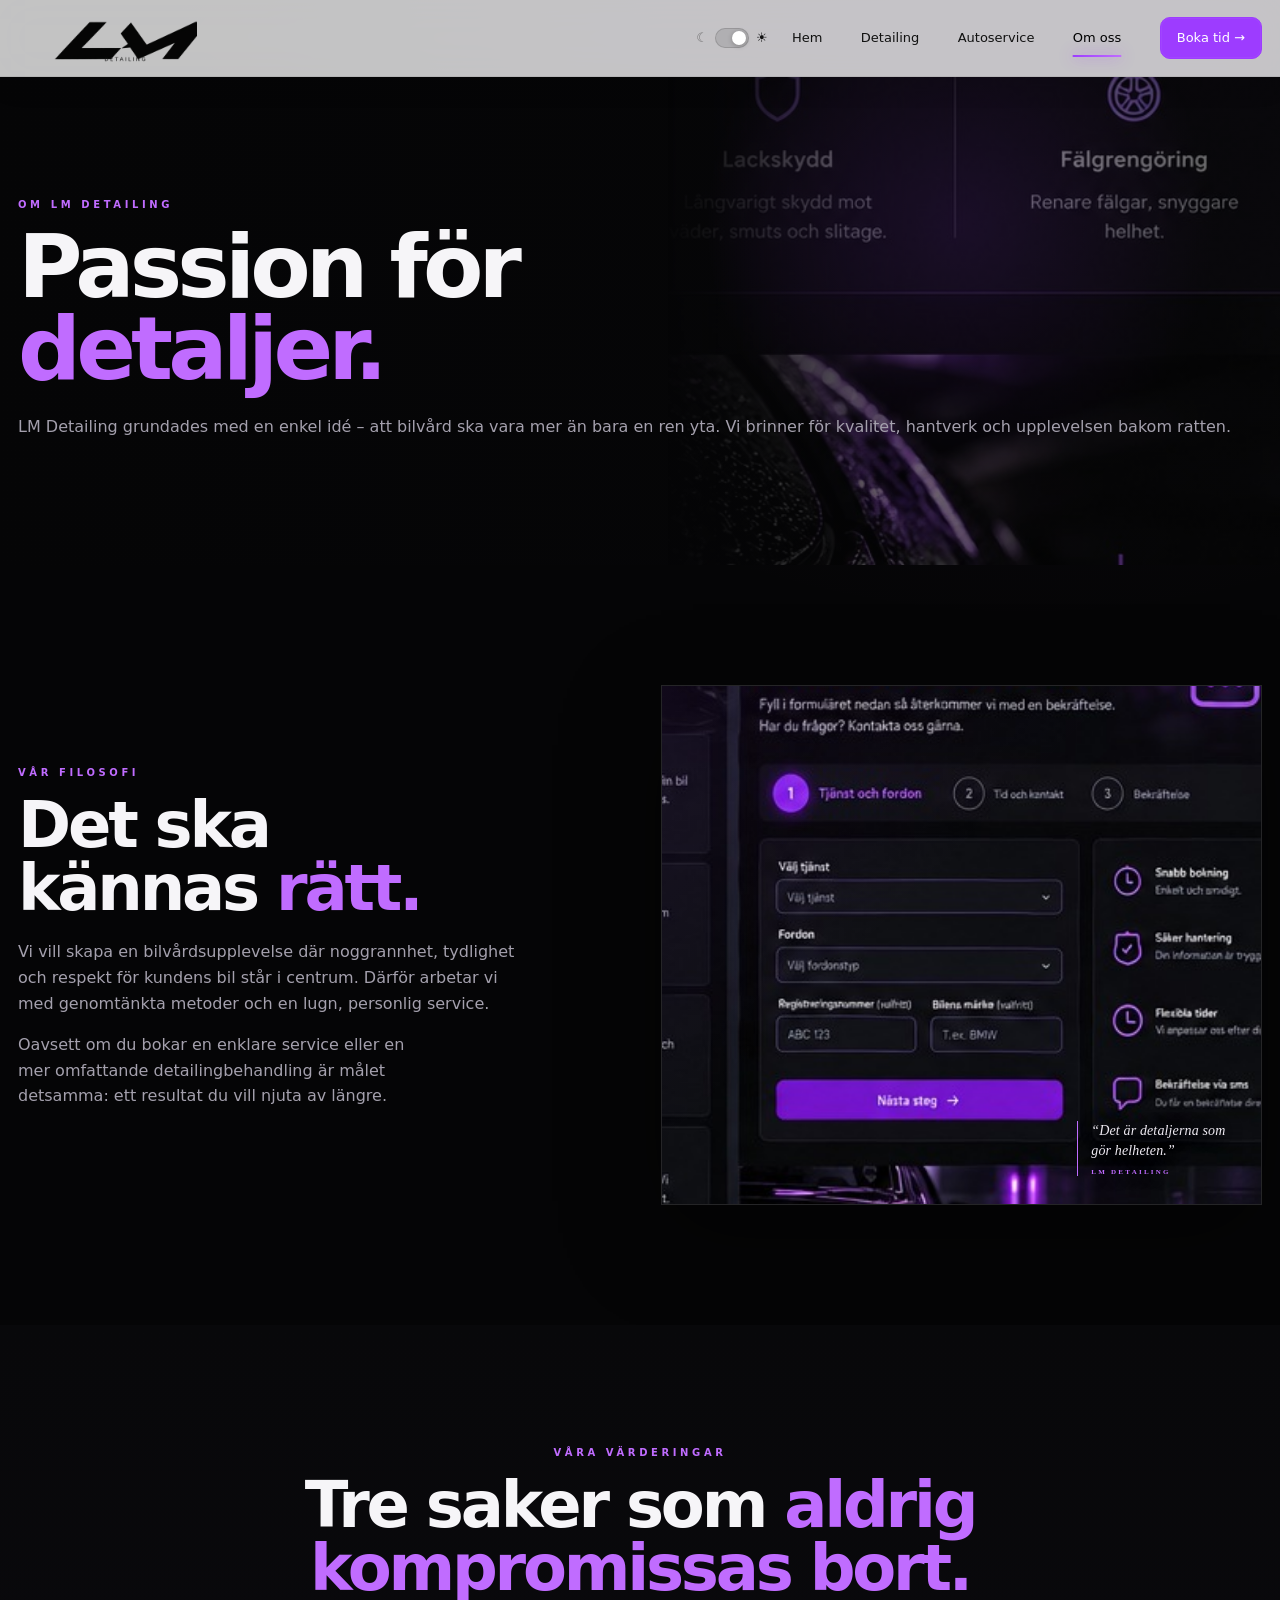
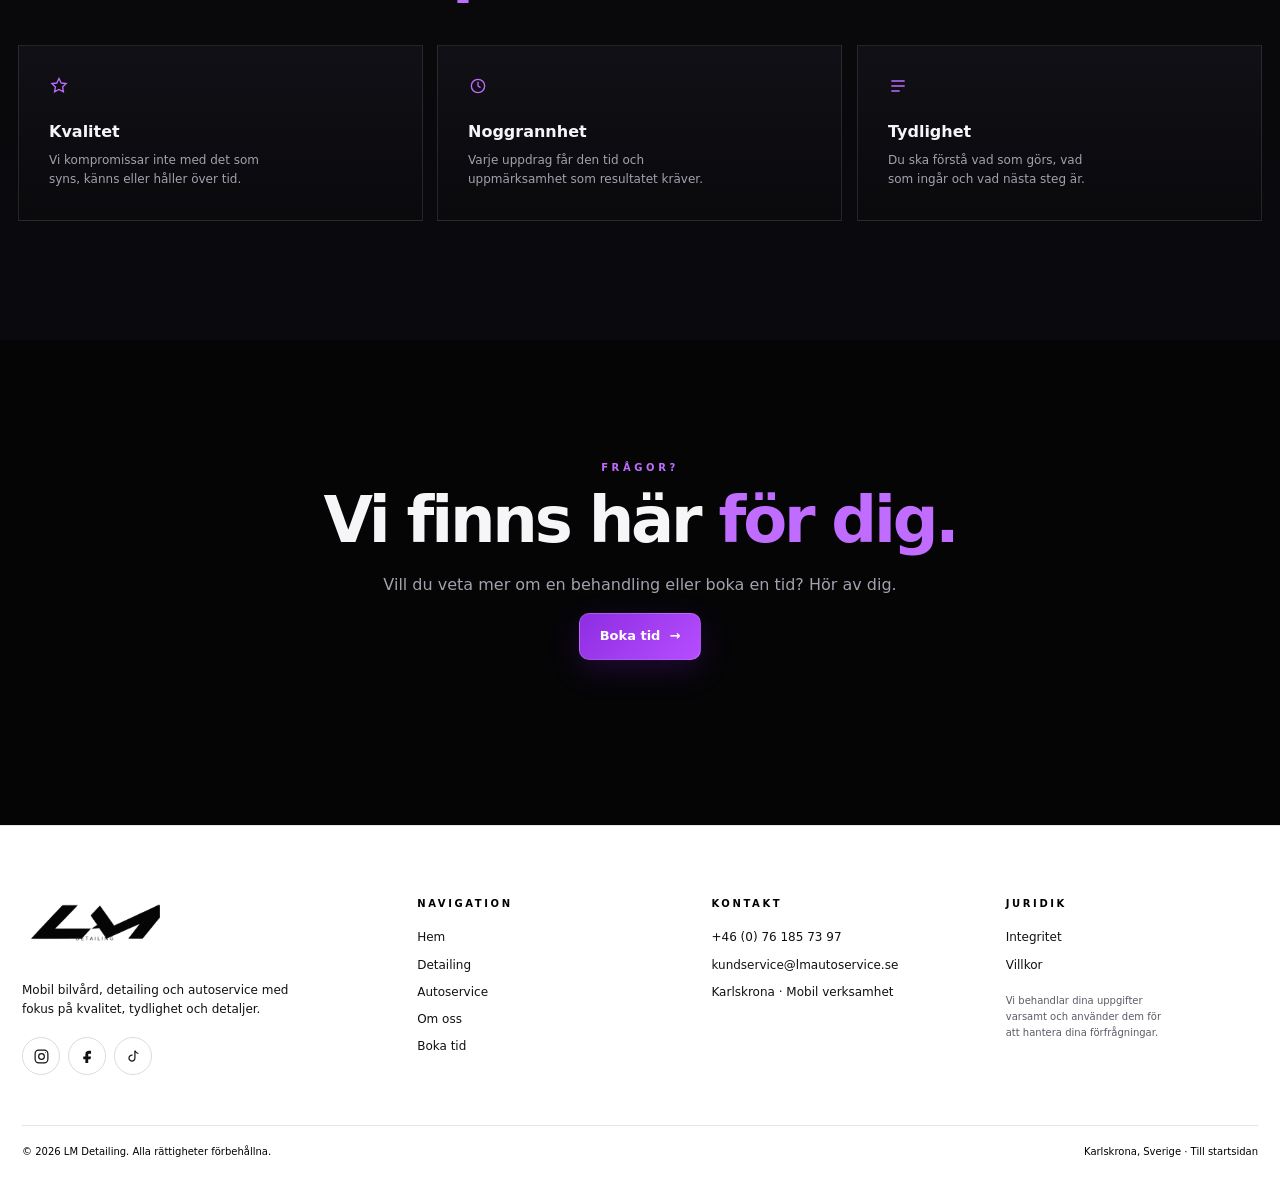
<file: om-oss.html>
<!doctype html><html lang="sv"><head><meta charset="utf-8"><meta name="viewport" content="width=device-width, initial-scale=1"><meta name="description" content="Om LM Detailing."><title>Om oss | LM Detailing</title><link rel="stylesheet" href="css/style.css"></head><body>
<header class="site-header"><nav class="navbar" aria-label="Huvudnavigation"><a class="brand" href="index.html"><img class="logo-image" src="media/LM_Detailing_horizontal_800x200_transparent.png" alt="LM Detailing"></a><button class="menu-toggle" type="button" aria-expanded="false" aria-controls="main-menu" aria-label="Öppna meny"><span></span><span></span><span></span></button><div class="nav-links" id="main-menu"><button class="theme-toggle" type="button" aria-label="Byt färgtema" aria-pressed="false"><span class="theme-icon theme-moon" aria-hidden="true">☾</span><span class="theme-track"><span class="theme-dot"></span></span><span class="theme-icon theme-sun" aria-hidden="true">☀</span></button><a href="index.html">Hem</a><a href="detailing.html">Detailing</a><a href="autoservice.html">Autoservice</a><a class="active" href="om-oss.html">Om oss</a><a class="nav-cta" href="boka.html">Boka tid <span>→</span></a><span class="nav-underline"></span></div></nav></header>
<main>
<section class="page-hero"><img class="hero-side-image" src="media/ai_bmw_detail.jpg" alt=""><div class="container"><p class="eyebrow">OM LM DETAILING</p><h1>Passion för <span class="accent">detaljer.</span></h1><p>LM Detailing grundades med en enkel idé – att bilvård ska vara mer än bara en ren yta. Vi brinner för kvalitet, hantverk och upplevelsen bakom ratten.</p></div></section>
<section class="section"><div class="container home-intro-grid"><div class="reveal-left"><p class="eyebrow">VÅR FILOSOFI</p><h2>Det ska kännas <span class="accent">rätt.</span></h2><p>Vi vill skapa en bilvårdsupplevelse där noggrannhet, tydlighet och respekt för kundens bil står i centrum. Därför arbetar vi med genomtänkta metoder och en lugn, personlig service.</p><p>Oavsett om du bokar en enklare service eller en mer omfattande detailingbehandling är målet detsamma: ett resultat du vill njuta av längre.</p></div><div class="image-frame about-image reveal-up"><img src="media/ai_bmw_rear.jpg" alt="Premiumbil i mörk detailingmiljö"><div class="quote-mark">“Det är detaljerna som gör helheten.”<span>LM DETAILING</span></div></div></div></section>
<section class="section section-dark"><div class="container"><div class="section-heading center"><p class="eyebrow">VÅRA VÄRDERINGAR</p><h2>Tre saker som <span class="accent">aldrig kompromissas bort.</span></h2></div><div class="value-grid"><article class="value-card reveal-up"><svg class="icon" viewBox="0 0 24 24" fill="none" stroke="currentColor" stroke-width="1.6"><path d="m12 3 2.7 5.4L20.5 9l-4.2 4.1 1 5.8-5.3-2.7-5.3 2.7 1-5.8L3.5 9l5.8-.6L12 3Z"/></svg><h3>Kvalitet</h3><p>Vi kompromissar inte med det som syns, känns eller håller över tid.</p></article><article class="value-card reveal-up reveal-delay-1"><svg class="icon" viewBox="0 0 24 24" fill="none" stroke="currentColor" stroke-width="1.6"><circle cx="12" cy="12" r="8"/><path d="M12 7v5l3 2"/></svg><h3>Noggrannhet</h3><p>Varje uppdrag får den tid och uppmärksamhet som resultatet kräver.</p></article><article class="value-card reveal-up reveal-delay-2"><svg class="icon" viewBox="0 0 24 24" fill="none" stroke="currentColor" stroke-width="1.6"><path d="M4 6h16M4 12h16M4 18h10"/></svg><h3>Tydlighet</h3><p>Du ska förstå vad som görs, vad som ingår och vad nästa steg är.</p></article></div></div></section>
<section class="section"><div class="container section-heading center reveal-scale"><p class="eyebrow">FRÅGOR?</p><h2>Vi finns här <span class="accent">för dig.</span></h2><p>Vill du veta mer om en behandling eller boka en tid? Hör av dig.</p><a class="btn btn-primary" href="boka.html">Boka tid <span>→</span></a></div></section>
</main><footer class="site-footer"></footer><button id="scrollTop" class="scroll-top" aria-label="Till toppen">↑</button><script src="js/main.js"></script></body></html>
</file>
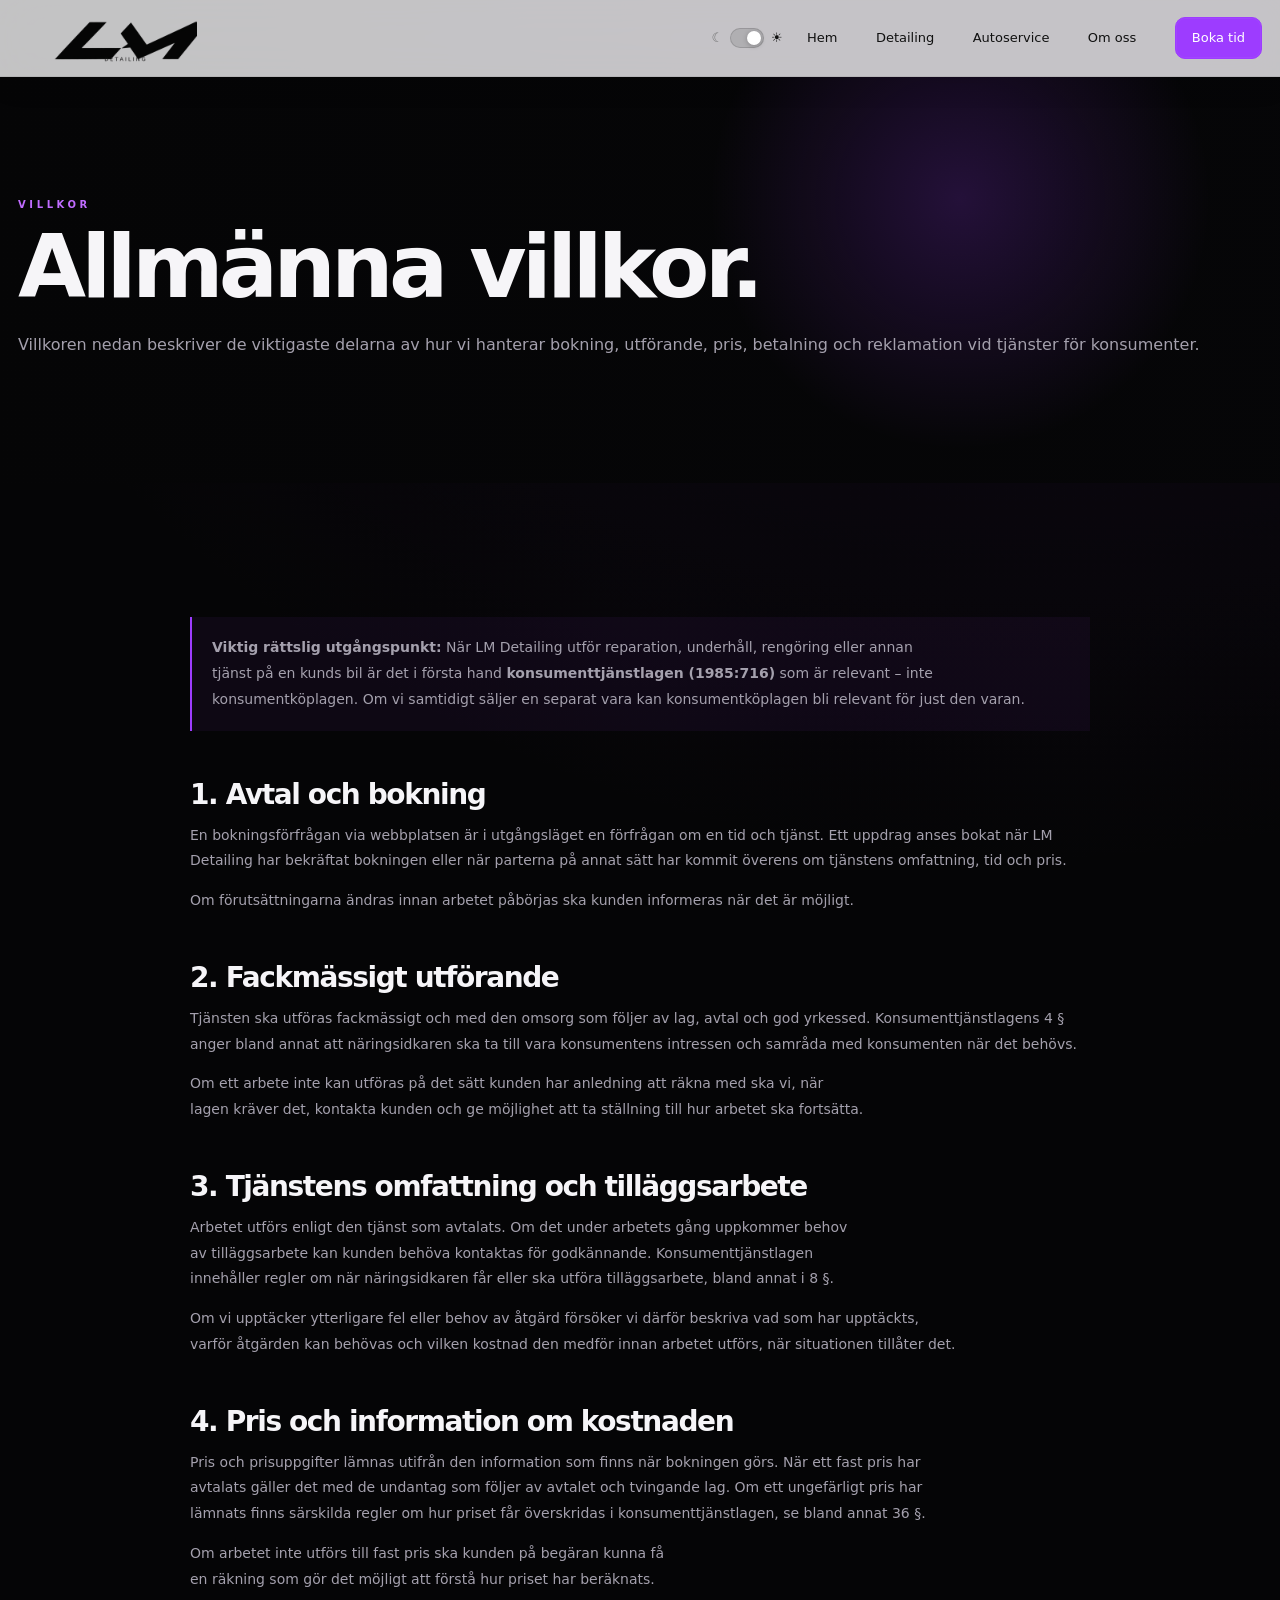
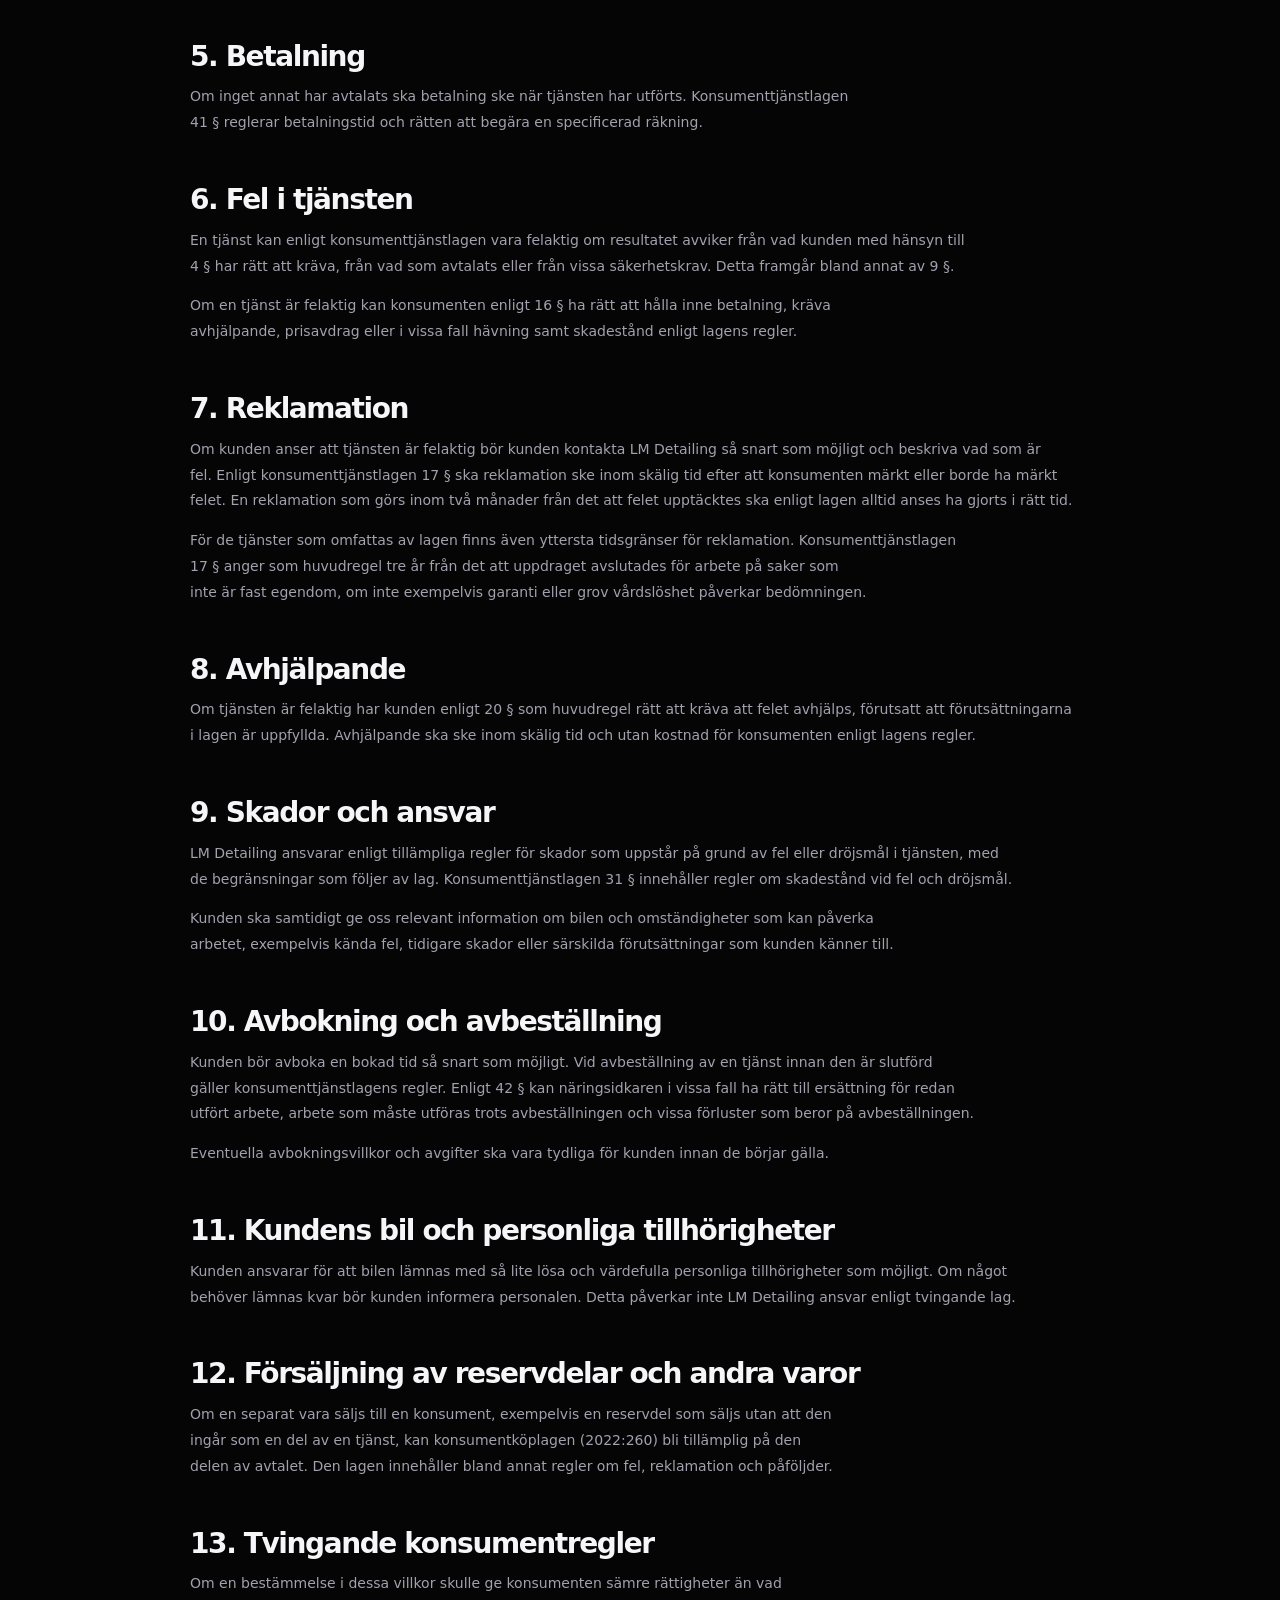
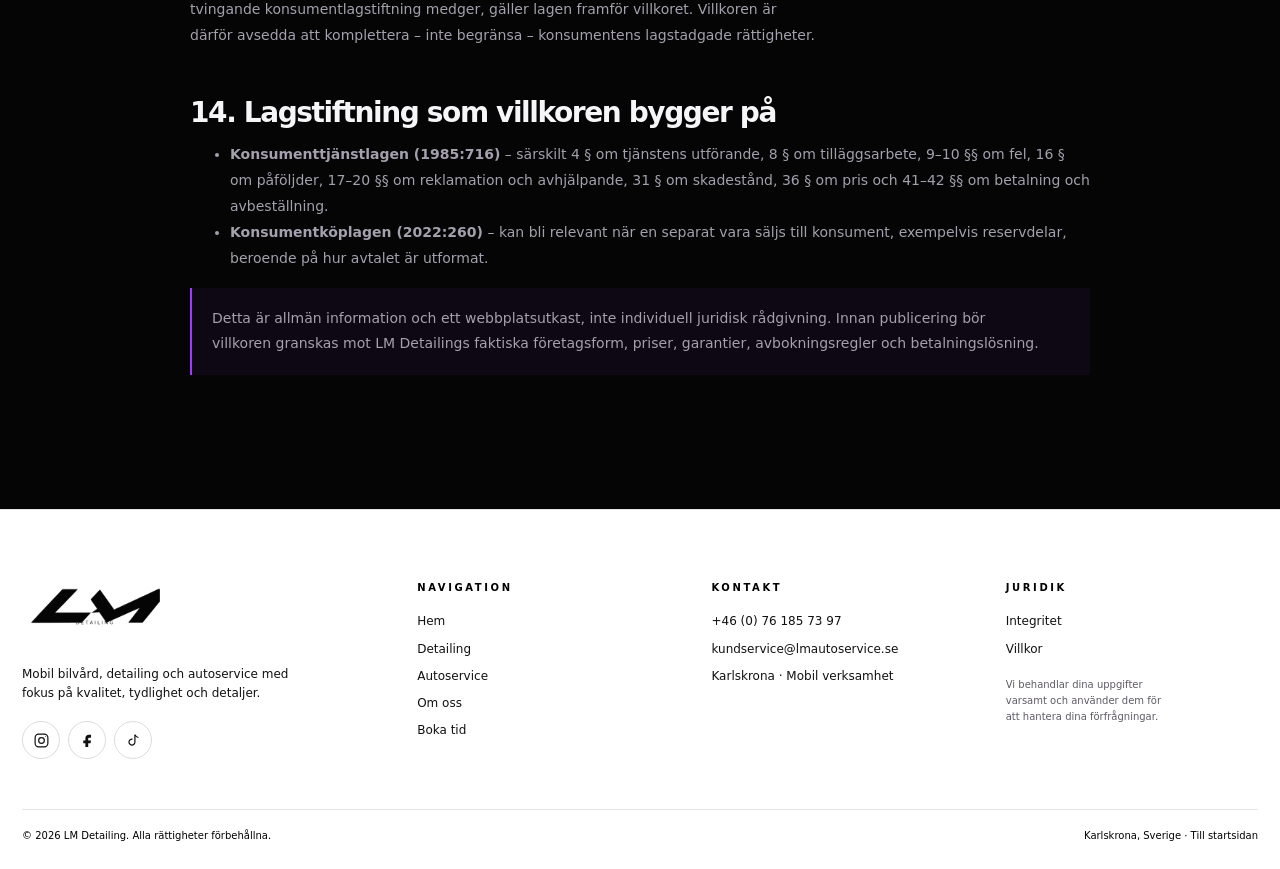
<file: villkor.html>
<!doctype html>
<html lang="sv">
<head>
  <meta charset="utf-8">
  <meta name="viewport" content="width=device-width, initial-scale=1">
  <meta name="description" content="Allmänna villkor för LM Detailing.">
  <title>Villkor | LM Detailing</title>
  <link rel="stylesheet" href="css/style.css">
</head>
<body>
  <header class="site-header">
    <nav class="navbar" aria-label="Huvudnavigation">
      <a class="brand" href="index.html" aria-label="LM Detailing – startsida">
        <img class="logo-image" src="media/LM_Detailing_horizontal_800x200_transparent.png" alt="LM Detailing">
      </a>
      <button class="menu-toggle" type="button" aria-expanded="false" aria-controls="main-menu" aria-label="Öppna meny"><span></span><span></span><span></span></button>
      <div class="nav-links" id="main-menu"><button class="theme-toggle" type="button" aria-label="Byt färgtema" aria-pressed="false"><span class="theme-icon theme-moon" aria-hidden="true">☾</span><span class="theme-track"><span class="theme-dot"></span></span><span class="theme-icon theme-sun" aria-hidden="true">☀</span></button>
        <a href="index.html">Hem</a>
        <a href="detailing.html">Detailing</a>
        <a href="autoservice.html">Autoservice</a>
        <a href="om-oss.html">Om oss</a>
        <a class="nav-cta" href="boka.html">Boka tid</a>
        <span class="nav-underline" aria-hidden="true"></span>
      </div>
    </nav>
  </header>

  <main>
    <section class="page-hero legal-hero">
      <div class="container">
        <p class="eyebrow">VILLKOR</p>
        <h1>Allmänna villkor.</h1>
        <p>Villkoren nedan beskriver de viktigaste delarna av hur vi hanterar bokning, utförande, pris, betalning och reklamation vid tjänster för konsumenter.</p>
      </div>
    </section>

    <section class="section container">
      <article class="legal-content">
        <p class="legal-note"><strong>Viktig rättslig utgångspunkt:</strong> När LM Detailing utför reparation, underhåll, rengöring eller annan tjänst på en kunds bil är det i första hand <strong>konsumenttjänstlagen (1985:716)</strong> som är relevant – inte konsumentköplagen. Om vi samtidigt säljer en separat vara kan konsumentköplagen bli relevant för just den varan.</p>

        <h2>1. Avtal och bokning</h2>
        <p>En bokningsförfrågan via webbplatsen är i utgångsläget en förfrågan om en tid och tjänst. Ett uppdrag anses bokat när LM Detailing har bekräftat bokningen eller när parterna på annat sätt har kommit överens om tjänstens omfattning, tid och pris.</p>
        <p>Om förutsättningarna ändras innan arbetet påbörjas ska kunden informeras när det är möjligt.</p>

        <h2>2. Fackmässigt utförande</h2>
        <p>Tjänsten ska utföras fackmässigt och med den omsorg som följer av lag, avtal och god yrkessed. Konsumenttjänstlagens 4 § anger bland annat att näringsidkaren ska ta till vara konsumentens intressen och samråda med konsumenten när det behövs.</p>
        <p>Om ett arbete inte kan utföras på det sätt kunden har anledning att räkna med ska vi, när lagen kräver det, kontakta kunden och ge möjlighet att ta ställning till hur arbetet ska fortsätta.</p>

        <h2>3. Tjänstens omfattning och tilläggsarbete</h2>
        <p>Arbetet utförs enligt den tjänst som avtalats. Om det under arbetets gång uppkommer behov av tilläggsarbete kan kunden behöva kontaktas för godkännande. Konsumenttjänstlagen innehåller regler om när näringsidkaren får eller ska utföra tilläggsarbete, bland annat i 8 §.</p>
        <p>Om vi upptäcker ytterligare fel eller behov av åtgärd försöker vi därför beskriva vad som har upptäckts, varför åtgärden kan behövas och vilken kostnad den medför innan arbetet utförs, när situationen tillåter det.</p>

        <h2>4. Pris och information om kostnaden</h2>
        <p>Pris och prisuppgifter lämnas utifrån den information som finns när bokningen görs. När ett fast pris har avtalats gäller det med de undantag som följer av avtalet och tvingande lag. Om ett ungefärligt pris har lämnats finns särskilda regler om hur priset får överskridas i konsumenttjänstlagen, se bland annat 36 §.</p>
        <p>Om arbetet inte utförs till fast pris ska kunden på begäran kunna få en räkning som gör det möjligt att förstå hur priset har beräknats.</p>

        <h2>5. Betalning</h2>
        <p>Om inget annat har avtalats ska betalning ske när tjänsten har utförts. Konsumenttjänstlagen 41 § reglerar betalningstid och rätten att begära en specificerad räkning.</p>

        <h2>6. Fel i tjänsten</h2>
        <p>En tjänst kan enligt konsumenttjänstlagen vara felaktig om resultatet avviker från vad kunden med hänsyn till 4 § har rätt att kräva, från vad som avtalats eller från vissa säkerhetskrav. Detta framgår bland annat av 9 §.</p>
        <p>Om en tjänst är felaktig kan konsumenten enligt 16 § ha rätt att hålla inne betalning, kräva avhjälpande, prisavdrag eller i vissa fall hävning samt skadestånd enligt lagens regler.</p>

        <h2>7. Reklamation</h2>
        <p>Om kunden anser att tjänsten är felaktig bör kunden kontakta LM Detailing så snart som möjligt och beskriva vad som är fel. Enligt konsumenttjänstlagen 17 § ska reklamation ske inom skälig tid efter att konsumenten märkt eller borde ha märkt felet. En reklamation som görs inom två månader från det att felet upptäcktes ska enligt lagen alltid anses ha gjorts i rätt tid.</p>
        <p>För de tjänster som omfattas av lagen finns även yttersta tidsgränser för reklamation. Konsumenttjänstlagen 17 § anger som huvudregel tre år från det att uppdraget avslutades för arbete på saker som inte är fast egendom, om inte exempelvis garanti eller grov vårdslöshet påverkar bedömningen.</p>

        <h2>8. Avhjälpande</h2>
        <p>Om tjänsten är felaktig har kunden enligt 20 § som huvudregel rätt att kräva att felet avhjälps, förutsatt att förutsättningarna i lagen är uppfyllda. Avhjälpande ska ske inom skälig tid och utan kostnad för konsumenten enligt lagens regler.</p>

        <h2>9. Skador och ansvar</h2>
        <p>LM Detailing ansvarar enligt tillämpliga regler för skador som uppstår på grund av fel eller dröjsmål i tjänsten, med de begränsningar som följer av lag. Konsumenttjänstlagen 31 § innehåller regler om skadestånd vid fel och dröjsmål.</p>
        <p>Kunden ska samtidigt ge oss relevant information om bilen och omständigheter som kan påverka arbetet, exempelvis kända fel, tidigare skador eller särskilda förutsättningar som kunden känner till.</p>

        <h2>10. Avbokning och avbeställning</h2>
        <p>Kunden bör avboka en bokad tid så snart som möjligt. Vid avbeställning av en tjänst innan den är slutförd gäller konsumenttjänstlagens regler. Enligt 42 § kan näringsidkaren i vissa fall ha rätt till ersättning för redan utfört arbete, arbete som måste utföras trots avbeställningen och vissa förluster som beror på avbeställningen.</p>
        <p>Eventuella avbokningsvillkor och avgifter ska vara tydliga för kunden innan de börjar gälla.</p>

        <h2>11. Kundens bil och personliga tillhörigheter</h2>
        <p>Kunden ansvarar för att bilen lämnas med så lite lösa och värdefulla personliga tillhörigheter som möjligt. Om något behöver lämnas kvar bör kunden informera personalen. Detta påverkar inte LM Detailing ansvar enligt tvingande lag.</p>

        <h2>12. Försäljning av reservdelar och andra varor</h2>
        <p>Om en separat vara säljs till en konsument, exempelvis en reservdel som säljs utan att den ingår som en del av en tjänst, kan konsumentköplagen (2022:260) bli tillämplig på den delen av avtalet. Den lagen innehåller bland annat regler om fel, reklamation och påföljder.</p>

        <h2>13. Tvingande konsumentregler</h2>
        <p>Om en bestämmelse i dessa villkor skulle ge konsumenten sämre rättigheter än vad tvingande konsumentlagstiftning medger, gäller lagen framför villkoret. Villkoren är därför avsedda att komplettera – inte begränsa – konsumentens lagstadgade rättigheter.</p>

        <h2>14. Lagstiftning som villkoren bygger på</h2>
        <ul>
          <li><strong>Konsumenttjänstlagen (1985:716)</strong> – särskilt 4 § om tjänstens utförande, 8 § om tilläggsarbete, 9–10 §§ om fel, 16 § om påföljder, 17–20 §§ om reklamation och avhjälpande, 31 § om skadestånd, 36 § om pris och 41–42 §§ om betalning och avbeställning.</li>
          <li><strong>Konsumentköplagen (2022:260)</strong> – kan bli relevant när en separat vara säljs till konsument, exempelvis reservdelar, beroende på hur avtalet är utformat.</li>
        </ul>
        <p class="legal-note">Detta är allmän information och ett webbplatsutkast, inte individuell juridisk rådgivning. Innan publicering bör villkoren granskas mot LM Detailings faktiska företagsform, priser, garantier, avbokningsregler och betalningslösning.</p>
      </article>
    </section>
  </main>

  <footer class="site-footer"></footer>
  <button id="scrollTop" class="scroll-top" aria-label="Till toppen">↑</button>
  <script src="js/main.js"></script>
</body>
</html>
</file>
<file: css/style.css>
:root {
  --bg: #050506;
  --bg-soft: #09090c;
  --panel: #0d0d12;
  --panel-2: #111118;
  --text: #f6f5f8;
  --muted: #a4a0ad;
  --muted-2: #706b78;
  --line: rgba(255,255,255,.11);
  --line-strong: rgba(255,255,255,.18);
  --purple: #9d3cff;
  --purple-2: #c06cff;
  --purple-deep: #5d16a8;
  --purple-soft: rgba(157,60,255,.16);
  --max: 1380px;
  --radius: 16px;
  --shadow: 0 28px 90px rgba(0,0,0,.45);
  --nav-bg: rgba(5,5,6,.76);
  --nav-border: rgba(255,255,255,.08);
  --footer-bg: #040405;
}

* { box-sizing: border-box; }
html { scroll-behavior: smooth; background: var(--bg); }
body {
  margin: 0;
  background:
    radial-gradient(circle at 80% -10%, rgba(116,32,186,.12), transparent 28%),
    var(--bg);
  color: var(--text);
  font-family: Inter, ui-sans-serif, system-ui, -apple-system, BlinkMacSystemFont, "Segoe UI", sans-serif;
  line-height: 1.6;
  overflow-x: clip;
}
body::selection { background: rgba(157,60,255,.45); color: #fff; }
a { color: inherit; text-decoration: none; }
button, input, select, textarea { font: inherit; }
img { max-width: 100%; }
.container { width: min(calc(100% - 36px), var(--max)); margin-inline: auto; }
.container-wide { width:min(calc(100% - 28px), 1540px); }

/* subtle purple grain / ambient light */
body::before {
  content: "";
  position: fixed;
  inset: 0;
  pointer-events: none;
  z-index: -1;
  opacity: .16;
  background-image: radial-gradient(rgba(255,255,255,.12) .6px, transparent .6px);
  background-size: 7px 7px;
  mask-image: linear-gradient(to bottom, #000, transparent 75%);
}

/* ================= HEADER ================= */
.site-header {
  position: sticky;
  top: 0;
  z-index: 1000;
  background: var(--nav-bg);
  border-bottom: 1px solid var(--nav-border);
  backdrop-filter: blur(20px) saturate(130%);
  overflow: visible;
}
.site-header::after {
  content: "";
  position: absolute;
  left: var(--mouse-x, 50%);
  top: var(--mouse-y, 50%);
  width: 240px;
  height: 100px;
  transform: translate(-50%,-50%);
  border-radius: 50%;
  pointer-events: none;
  background: radial-gradient(circle, rgba(157,60,255,.16), transparent 68%);
  opacity: 0;
  transition: opacity .35s ease;
}
.site-header.nav-glow-active::after { opacity: 1; }
.navbar {
  width: min(calc(100% - 36px), 1480px);
  height: 76px;
  margin: auto;
  display: flex;
  align-items: center;
  justify-content: space-between;
  gap: 30px;
  position: relative;
  z-index: 1;
}
.brand { display: inline-flex; align-items: center; }
.logo-image {
  width: 214px;
  height: 52px;
  object-fit: contain;
  display: block;
}
.logo-mark { width: 76px; height: auto; display: block; }
.brand-wordmark { display: flex; flex-direction: column; line-height: 1; margin-left: -3px; }
.brand-wordmark strong { font-size: 15px; letter-spacing: .18em; }
.brand-wordmark span { font-size: 7px; letter-spacing: .38em; color: var(--muted); margin-top: 5px; }
.nav-links {
  position: relative;
  display: flex;
  align-items: center;
  gap: clamp(30px, 3vw, 54px);
  font-size: 13px;
  color: #c8c4ce;
}
.nav-links a { position: relative; padding: 9px 0; transition: color .25s ease; }
.nav-links a:hover, .nav-links a.active { color: #fff; }
.nav-underline {
  position: absolute;
  height: 2px;
  bottom: 2px;
  left: 0;
  width: 0;
  border-radius: 99px;
  background: linear-gradient(90deg, var(--purple), var(--purple-2));
  box-shadow: 0 0 14px rgba(157,60,255,.75);
  transition: transform .55s cubic-bezier(.22,1,.36,1), width .35s ease, opacity .2s ease;
  pointer-events: none;
}
.nav-cta {
  border: 1px solid rgba(192,108,255,.65);
  border-radius: 10px;
  padding: 10px 16px !important;
  color: #fff !important;
  overflow: hidden;
  box-shadow: inset 0 0 0 1px rgba(255,255,255,.04), 0 0 0 rgba(157,60,255,0);
}
.nav-cta::before {
  content: "";
  position: absolute;
  inset: -2px;
  background: linear-gradient(100deg, transparent 20%, rgba(255,255,255,.24) 50%, transparent 80%);
  transform: translateX(-130%);
  transition: transform .8s ease;
}
.nav-cta:hover { box-shadow: 0 0 28px rgba(157,60,255,.16); }
.nav-cta:hover::before { transform: translateX(130%); }
/* ================= THEME TOGGLE ================= */
.theme-toggle {
  appearance:none;
  border:0;
  background:transparent;
  color:inherit;
  display:inline-flex;
  align-items:center;
  gap:7px;
  padding:4px 0;
  margin-right:-14px;
  cursor:pointer;
  line-height:1;
}
.theme-icon { font-size:13px; line-height:1; opacity:.72; transition:opacity .25s ease, transform .25s ease; }
.theme-track {
  width:34px; height:20px; padding:2px; border-radius:999px;
  display:flex; align-items:center;
  background:rgba(255,255,255,.14);
  border:1px solid rgba(255,255,255,.2);
  transition:background .25s ease, border-color .25s ease;
}
.theme-dot { width:14px; height:14px; border-radius:50%; background:#fff; display:block; transform:translateX(0); transition:transform .28s cubic-bezier(.22,1,.36,1), background .25s ease; box-shadow:0 1px 5px rgba(0,0,0,.25); }
.theme-toggle[aria-pressed="true"] .theme-dot { transform:translateX(14px); background:#111; }
.theme-toggle:hover .theme-icon { opacity:1; transform:translateY(-1px); }
.theme-toggle:focus-visible { outline:2px solid var(--purple-2); outline-offset:4px; border-radius:999px; }
.menu-toggle { display:none; background:none; border:0; width:44px; height:44px; padding:5px; cursor:pointer; }
.menu-toggle span { display:block; height:1px; background:#fff; margin:7px 4px; transition: transform .3s ease, opacity .3s ease; }

/* ================= BUTTONS ================= */
.btn {
  --mx: 50%; --my: 50%;
  position: relative;
  isolation: isolate;
  display: inline-flex;
  align-items: center;
  justify-content: center;
  gap: 9px;
  min-height: 46px;
  padding: 12px 20px;
  border: 1px solid var(--line-strong);
  border-radius: 10px;
  background: rgba(255,255,255,.025);
  color: #fff;
  font-weight: 700;
  font-size: 13px;
  cursor: pointer;
  overflow: hidden;
  transition: transform .35s cubic-bezier(.22,1,.36,1), border-color .35s ease, box-shadow .35s ease, background .35s ease;
}
.btn::before {
  content: "";
  position: absolute;
  z-index: -1;
  width: 120px;
  height: 120px;
  left: var(--mx); top: var(--my);
  transform: translate(-50%,-50%);
  background: radial-gradient(circle, rgba(255,255,255,.18), transparent 65%);
  opacity: 0;
  transition: opacity .25s ease;
}
.btn::after {
  content: "";
  position:absolute;
  inset:0;
  background: linear-gradient(110deg, transparent 30%, rgba(255,255,255,.2) 50%, transparent 70%);
  transform: translateX(-140%);
  transition: transform .8s cubic-bezier(.22,1,.36,1);
}
.btn:hover { transform: translateY(-3px); border-color: rgba(192,108,255,.8); box-shadow: 0 16px 40px rgba(0,0,0,.3), 0 0 25px rgba(157,60,255,.11); }
.btn:hover::before { opacity: 1; }
.btn:hover::after { transform: translateX(140%); }
.btn:active { transform: translateY(-1px) scale(.985); }
.btn-primary { background: linear-gradient(135deg, #8e2de2, #b64dff); border-color: rgba(255,255,255,.16); box-shadow: 0 10px 30px rgba(125,32,208,.22); }
.btn-primary:hover { background: linear-gradient(135deg, #9c38f1, #c05aff); }
.btn-ghost { background: rgba(7,7,9,.45); }
.btn-small { min-height: 40px; padding: 9px 13px; font-size: 12px; }
.btn-light { background: #fff; color:#09090a; border-color:#fff; }
.btn-light:hover { color:#fff; background: var(--purple); border-color:var(--purple); }

/* ================= TYPOGRAPHY ================= */
.eyebrow {
  margin: 0 0 13px;
  color: var(--purple-2) !important;
  font-size: 10px !important;
  font-weight: 800;
  letter-spacing: .36em;
  text-transform: uppercase;
}
h1,h2,h3,p { text-wrap: balance; }
.hero h1, .page-hero h1 {
  font-size: clamp(46px, 7vw, 88px);
  line-height: .93;
  letter-spacing: -.055em;
  margin: 0 0 24px;
  max-width: 820px;
}
h1 .accent, h2 .accent, .gradient-text { color: var(--purple-2); }
.section h2 { font-size: clamp(36px, 5vw, 64px); line-height: .98; letter-spacing: -.05em; margin: 0 0 20px; }
.section p, .page-hero p:not(.eyebrow) { color: var(--muted); }

/* ================= HOME HERO ================= */
.home-hero {
  min-height: calc(100svh - 76px);
  position: relative;
  display: flex;
  align-items: center;
  overflow: hidden;
  isolation: isolate;
}
.home-hero::before {
  content:"";
  position:absolute;
  inset:0;
  background: linear-gradient(90deg, rgba(5,5,6,.98) 0%, rgba(5,5,6,.86) 34%, rgba(5,5,6,.32) 63%, rgba(5,5,6,.75) 100%);
  z-index:1;
}
.home-hero::after {
  content:"";
  position:absolute;
  inset:auto 0 0;
  height:30%;
  background:linear-gradient(transparent, var(--bg));
  z-index:2;
}
.hero-media { position:absolute; inset:-4%; z-index:0; background-image:url('../media/BMW_background1_dark.png'); background-size:cover; background-position:center right; filter:saturate(.82) contrast(1.06); transform:scale(1.03); will-change:transform; }
html[data-theme="light"] .hero-media { background-image:url('../media/BMW_background1_light.png'); }
.hero-purple-glow { position:absolute; inset:0; z-index:1; background:radial-gradient(circle at 65% 46%, rgba(157,60,255,.28), transparent 28%); mix-blend-mode:screen; pointer-events:none; }
.hero-content { position:relative; z-index:3; padding: 100px 0 150px; }
.hero-copy { max-width: 650px; animation: heroFadeIn 0.8s ease both; }
.hero-copy > p:not(.eyebrow) { max-width: 580px; font-size: 17px; color:#c4c0c9; }
.hero-actions { display:flex; flex-wrap:wrap; gap:12px; margin-top:32px; }
.trust-row { display:flex; flex-wrap:wrap; gap:30px; margin-top:46px; }
.trust-item { display:flex; align-items:center; gap:10px; color:#d4d0d9; font-size:12px; }
.icon { width:20px; height:20px; color:var(--purple-2); flex:none; }
.hero-scroll { position:absolute; z-index:4; right:4%; bottom:40px; writing-mode:vertical-rl; font-size:9px; letter-spacing:.3em; color:#77717f; text-transform:uppercase; animation:floatY 2.8s ease-in-out infinite; }

/* ================= SECTION SYSTEM ================= */
.section { position:relative; padding:120px 0; }
.section-dark { background:linear-gradient(180deg, #08080a, #0a090d); }
.section-overlap { margin-top:-40px; z-index:4; }
.section-heading { max-width:760px; margin-bottom:45px; }
.section-heading.center { text-align:center; margin-inline:auto; }

.info-strip {
  position:relative;
  z-index:5;
  display:grid;
  grid-template-columns:repeat(4,1fr);
  min-height:112px;
  background:rgba(13,13,18,.93);
  border:1px solid rgba(157,60,255,.62);
  border-radius:9px;
  overflow:hidden;
  box-shadow:0 25px 70px rgba(0,0,0,.38), 0 0 45px rgba(157,60,255,.055);
}
.info-card {
  min-width:0;
  padding:18px 16px 16px;
  text-align:center;
  position:relative;
  display:flex;
  flex-direction:column;
  align-items:center;
  justify-content:center;
}
.info-card + .info-card::before {
  content:"";
  position:absolute;
  left:0;
  top:21px;
  bottom:16px;
  width:1px;
  background:rgba(145,138,151,.27);
}
.info-icon {
  width:25px;
  height:25px;
  object-fit:contain;
  display:block;
  margin:0 0 7px;
  filter:drop-shadow(0 0 8px rgba(157,60,255,.12));
  transition:transform .35s cubic-bezier(.22,1,.36,1), filter .35s ease;
}
.info-card h3 {
  margin:0 0 7px;
  color:#f0edf3;
  font-size:11px;
  line-height:1.15;
  font-weight:700;
  letter-spacing:.01em;
}
.info-card p {
  margin:0;
  color:#aaa5af;
  font-size:8px;
  line-height:1.45;
}
.info-card:hover .info-icon {
  transform:translateY(-2px) scale(1.04);
  filter:drop-shadow(0 0 11px rgba(157,60,255,.32));
}

.home-intro-grid { display:grid; grid-template-columns:1fr 1.05fr; gap:70px; align-items:center; }
.image-frame { position:relative; overflow:hidden; border:1px solid var(--line); background:#0a0a0c; box-shadow:var(--shadow); }
.image-frame::after { content:""; position:absolute; inset:0; background:linear-gradient(135deg, rgba(157,60,255,.08), transparent 42%); pointer-events:none; }
.image-frame img { width:100%; height:100%; display:block; object-fit:cover; transition:transform 1.2s cubic-bezier(.22,1,.36,1); }
.image-frame:hover img { transform:scale(1.035); }
.intro-image { height:520px; }
.quote-mark {
  position:absolute;
  right:28px;
  bottom:28px;
  width:156px;
  padding-left:13px;
  border-left:1px solid var(--purple-2);
  color:#eeeaf2;
  font-family:Georgia, 'Times New Roman', serif;
  font-style:italic;
  font-size:14px;
  line-height:1.38;
  letter-spacing:.01em;
  text-wrap:pretty;
  text-shadow:0 1px 18px rgba(0,0,0,.55);
  z-index:3;
}
.quote-mark span {
  display:block;
  margin-top:9px;
  font-family:inherit;
  font-style:normal;
  color:var(--purple-2);
  font-size:7px;
  line-height:1;
  letter-spacing:.32em;
  font-weight:800;
}


.process-grid { display:grid; grid-template-columns:1.1fr .9fr; gap:70px; align-items:center; }
.process-list { border-top:1px solid var(--line); }
.process-item { display:grid; grid-template-columns:58px 1fr; gap:20px; padding:25px 0; border-bottom:1px solid var(--line); }
.process-num { color:var(--purple-2); font-size:11px; letter-spacing:.15em; padding-top:4px; }
.process-item h3 { margin:0 0 6px; font-size:18px; }
.process-item p { margin:0; font-size:13px; }
.process-panel { min-height:430px; background:linear-gradient(135deg, rgba(157,60,255,.12), transparent 42%), url('../media/ai_bmw_detail.jpg') center/cover; border:1px solid var(--line); position:relative; }
.process-panel::after { content:""; position:absolute; inset:0; background:linear-gradient(180deg, transparent 30%, rgba(5,5,6,.75)); }
.panel-label { position:absolute; z-index:2; left:28px; bottom:26px; font-size:10px; letter-spacing:.25em; color:var(--purple-2); text-transform:uppercase; }

/* ================= SERVICES ================= */
.page-hero { position:relative; overflow:hidden; padding:120px 0 110px; background:#07070a; }
.page-hero::before { content:""; position:absolute; inset:0; background:radial-gradient(circle at 75% 30%, rgba(157,60,255,.2), transparent 25%), linear-gradient(90deg, rgba(5,5,6,.98), rgba(5,5,6,.65)); pointer-events:none; }
.page-hero .container { position:relative; z-index:2; }
.page-hero .hero-side-image { position:absolute; right:0; top:0; width:48%; height:100%; object-fit:cover; opacity:.42; mask-image:linear-gradient(90deg, transparent, #000 40%); }
.service-list { display:grid; gap:28px; }
.service-feature { min-height:410px; display:grid; grid-template-columns:1fr 1fr; border:1px solid var(--line); background:rgba(10,10,13,.84); overflow:hidden; position:relative; }
.service-feature:nth-child(even) .service-feature-media { order:2; }
.service-feature-media { min-height:410px; overflow:hidden; background:#08080a; }
.service-feature-media img { width:100%; height:100%; object-fit:cover; filter:saturate(.72) contrast(1.08); transition:transform 1s cubic-bezier(.22,1,.36,1), filter .7s ease; }
.service-feature:hover .service-feature-media img { transform:scale(1.04); filter:saturate(.95) contrast(1.05); }
.service-feature-content { display:flex; flex-direction:column; justify-content:center; padding:55px; position:relative; }
.service-feature-content::after { content:""; position:absolute; width:170px; height:170px; right:-80px; bottom:-90px; border-radius:50%; background:rgba(157,60,255,.08); filter:blur(10px); }
.service-feature-content h2 { font-size:clamp(32px,4vw,54px); margin:0 0 15px; letter-spacing:-.045em; }
.service-feature-content p:not(.eyebrow) { max-width:520px; font-size:14px; }
.service-feature-content .btn { align-self:flex-start; margin-top:22px; }
.autoservice-cta { margin-top:0; background:linear-gradient(90deg, rgba(157,60,255,.13), transparent), url('../media/ai_bmw_rear.jpg') right center/cover; }
.autoservice-cta::after { content:""; position:absolute; inset:0; background:linear-gradient(90deg, rgba(8,8,10,.97) 0%, rgba(8,8,10,.85) 50%, rgba(8,8,10,.25) 100%); }
.autoservice-cta .container { position:relative; z-index:2; }

/* ================= DETAILING PACKAGES ================= */
.package-grid { display:grid; grid-template-columns:repeat(3,1fr); gap:14px; align-items:stretch; }
.package-card { border:1px solid var(--line); background:linear-gradient(180deg,#101016,#0b0b0e); padding:28px; position:relative; display:flex; flex-direction:column; }
.package-card.featured { border-color:rgba(157,60,255,.7); box-shadow:0 0 45px rgba(157,60,255,.09); transform:translateY(-10px); }
.package-badge { position:absolute; top:-11px; left:50%; transform:translateX(-50%); background:var(--purple); padding:4px 12px; border-radius:999px; font-size:9px; font-weight:800; letter-spacing:.08em; white-space:nowrap; }
.package-card h3 { margin:0 0 8px; font-size:20px; }
.package-price { font-size:25px; font-weight:800; margin:14px 0 20px; }
.package-card ul { margin:0 0 28px; padding:0; list-style:none; color:var(--muted); font-size:12px; flex:1; }
.package-card li { margin:9px 0; padding-left:19px; position:relative; }
.package-card li::before { content:"✓"; position:absolute; left:0; color:var(--purple-2); }
.package-card .btn { width:100%; }

/* ================= BOOKING ================= */
.booking-layout { display:grid; grid-template-columns:.72fr 1.28fr; gap:24px; align-items:start; }
.booking-aside { position:sticky; top:104px; min-height:580px; padding:34px; background:linear-gradient(160deg, rgba(157,60,255,.13), transparent 42%), url('../media/ai_bmw_rear.jpg') center/cover; border:1px solid var(--line); overflow:hidden; }
.booking-aside::after { content:""; position:absolute; inset:0; background:linear-gradient(180deg, rgba(5,5,6,.1), rgba(5,5,6,.95) 75%); }
.booking-aside > * { position:relative; z-index:2; }
.booking-aside h2 { font-size:45px; }
.booking-benefits { position:absolute; left:34px; right:34px; bottom:30px; display:grid; gap:12px; }
.booking-benefit { display:flex; gap:12px; align-items:flex-start; }
.booking-benefit .icon { margin-top:2px; }
.booking-benefit strong { display:block; font-size:12px; }
.booking-benefit span { display:block; color:var(--muted); font-size:11px; }
.booking-form { background:rgba(12,12,16,.9); border:1px solid var(--line); padding:clamp(24px,4vw,46px); box-shadow:var(--shadow); }
.form-section { margin-bottom:36px; }
.form-section h2 { font-size:18px; margin:0 0 16px; }
.choice-row { display:flex; gap:10px; flex-wrap:wrap; }
.choice { cursor:pointer; }
.choice input { position:absolute; opacity:0; pointer-events:none; }
.choice span { display:block; padding:11px 15px; border:1px solid var(--line); color:var(--muted); transition:.3s ease; }
.choice span:hover { border-color:rgba(157,60,255,.55); color:#fff; }
.choice input:checked + span { color:#fff; border-color:var(--purple); background:var(--purple-soft); box-shadow:inset 0 0 20px rgba(157,60,255,.08); }
.form-grid { display:grid; grid-template-columns:1fr 1fr; gap:16px; margin-bottom:18px; }
.booking-form label { display:block; color:#bcb7c3; font-size:11px; }
.booking-form input, .booking-form select, .booking-form textarea {
  display:block; width:100%; margin-top:7px; padding:13px 14px; background:#08080b; color:#fff; border:1px solid var(--line); border-radius:9px; outline:none; transition:border-color .25s ease, box-shadow .25s ease, transform .25s ease;
}
.booking-form input:focus, .booking-form select:focus, .booking-form textarea:focus { border-color:rgba(192,108,255,.8); box-shadow:0 0 0 3px rgba(157,60,255,.08), 0 0 22px rgba(157,60,255,.08); }
.vehicle-lookup-row { display:grid; grid-template-columns:1fr; }
.registration-control { display:grid; grid-template-columns:1fr auto; gap:8px; }
.field-help, .gdpr-note { color:var(--muted-2) !important; font-size:10px !important; margin:8px 0 0; }
.manual-vehicle { margin-top:22px; padding-top:20px; border-top:1px solid var(--line); }
.manual-vehicle-heading { display:flex; justify-content:space-between; gap:15px; align-items:baseline; margin-bottom:13px; }
.manual-vehicle-heading span { font-size:9px; letter-spacing:.2em; color:var(--purple-2); }
.manual-vehicle-heading small { color:var(--muted-2); font-size:10px; }
.phone-control { display:grid; grid-template-columns:118px 1fr; gap:0; }
.country-picker { position:relative; }
.country-picker-button { width:100%; height:100%; min-height:46px; display:flex; align-items:center; gap:8px; padding:0 11px; border:1px solid var(--line); border-right:0; border-radius:9px 0 0 9px; background:#08080b; color:#fff; cursor:pointer; }
.country-picker-chevron { margin-left:auto; color:#77717f; }
.phone-control > input { border-radius:0 9px 9px 0 !important; margin-top:7px; }
.country-picker-menu { display:none; position:absolute; z-index:50; top:calc(100% + 6px); left:0; width:300px; max-height:300px; overflow:auto; background:#0c0c10; border:1px solid rgba(157,60,255,.35); box-shadow:0 20px 60px rgba(0,0,0,.6); }
.country-picker.open .country-picker-menu { display:block; }
.country-option { display:flex; gap:10px; align-items:center; width:100%; padding:10px 12px; background:none; border:0; color:#ddd; text-align:left; cursor:pointer; font-size:12px; }
.country-option:hover { background:rgba(157,60,255,.12); color:#fff; }
.country-option span:last-child { color:#a49fab; margin-left:auto; }
.vehicle-result, .booking-result { display:none; margin-top:15px; padding:14px; border:1px solid rgba(157,60,255,.3); background:rgba(157,60,255,.06); font-size:12px; }
.vehicle-result.show, .booking-result.show { display:block; }

/* ================= ABOUT / LEGAL ================= */
.value-grid { display:grid; grid-template-columns:repeat(3,1fr); gap:14px; }
.value-card { padding:30px; border:1px solid var(--line); background:linear-gradient(180deg,#101016,#0a0a0d); }
.value-card h3 { margin:15px 0 7px; font-size:16px; }
.value-card p { font-size:12px; margin:0; }
.about-image { height:520px; }
.legal-content { max-width:900px; margin:auto; }
.legal-content h2 { font-size:28px; margin-top:50px; margin-bottom:10px; }
.legal-content p, .legal-content li { color:var(--muted); font-size:14px; line-height:1.85; }
.legal-note { border-left:2px solid var(--purple); padding:18px 20px; background:rgba(157,60,255,.055); }

/* ================= FOOTER ================= */
.site-footer { background:var(--footer-bg); border-top:1px solid var(--line); padding:70px 22px 25px; position:relative; z-index:10; }
.footer-inner { width:min(100%,var(--max)); margin:auto; }
.footer-main { display:grid; grid-template-columns:1.4fr 1fr 1fr 1fr; gap:42px; }
.footer-brand p { max-width:280px; color:var(--muted-2); font-size:12px; }
.footer-logo { width:145px; margin-bottom:18px; }
.footer-title { margin:0 0 16px; font-size:10px; letter-spacing:.26em; color:#fff; }
.footer-links { display:grid; gap:8px; }
.footer-links a { color:var(--muted); font-size:12px; transition:color .25s ease, transform .25s ease; }
.footer-links a:hover { color:#fff; transform:translateX(3px); }
.footer-contact { display:grid; gap:8px; }
.footer-contact a, .footer-contact span { color:var(--muted); font-size:12px; }
.social-row { display:flex; gap:8px; margin-top:18px; }
.social-btn { width:38px; height:38px; display:grid; place-items:center; border:1px solid var(--line); border-radius:50%; color:#fff; transition:.3s ease; }
.social-btn:hover { border-color:var(--purple); background:rgba(157,60,255,.1); box-shadow:0 0 22px rgba(157,60,255,.15); transform:translateY(-2px); }
.footer-bottom { margin-top:50px; padding-top:18px; border-top:1px solid var(--line); display:flex; justify-content:space-between; gap:15px; color:#5e5a65; font-size:10px; }
.footer-bottom a { color:#8b8493; }

/* ================= SCROLL TOP / REVEALS ================= */
.scroll-top { position:fixed; right:22px; bottom:22px; z-index:900; width:46px; height:46px; border:1px solid rgba(157,60,255,.5); border-radius:50%; background:rgba(8,8,11,.82); color:#fff; opacity:0; transform:translateY(16px); pointer-events:none; cursor:pointer; backdrop-filter:blur(10px); transition:.35s ease; }
.scroll-top.visible { opacity:1; transform:none; pointer-events:auto; }
.scroll-top:hover { background:var(--purple); box-shadow:0 0 28px rgba(157,60,255,.35); }
.scroll-top.is-returning { animation:topPulse 1.1s ease both; }
.reveal-left, .reveal-up, .reveal-scale { opacity:0; transition:opacity .9s ease, transform 1s cubic-bezier(.22,1,.36,1); will-change:opacity,transform; }
.reveal-left { transform:translate3d(-60px,0,0); }
.reveal-up { transform:translate3d(0,55px,0); }
.reveal-scale { transform:scale(.94); }
.reveal-delay-1 { transition-delay:.1s; }
.reveal-delay-2 { transition-delay:.2s; }
.reveal-left.is-visible, .reveal-up.is-visible, .reveal-scale.is-visible { opacity:1; transform:none; }

@keyframes heroIn { from { opacity:0; transform:translate3d(0,30px,0); } to { opacity:1; transform:none; } }
@keyframes floatY { 0%,100% { transform:translateY(0); } 50% { transform:translateY(7px); } }
@keyframes topPulse { 0% { box-shadow:0 0 0 0 rgba(157,60,255,.4); } 60% { box-shadow:0 0 0 14px rgba(157,60,255,0); } 100% { box-shadow:0 0 0 0 rgba(157,60,255,0); } }

/* ================= RESPONSIVE ================= */
@media (max-width: 900px) {
  .navbar { height:68px; }
  .menu-toggle { display:block; }
  .nav-links { display:none; position:absolute; left:0; right:0; top:68px; padding:12px 22px 22px; flex-direction:column; align-items:stretch; gap:0; background:rgba(5,5,6,.98); border-bottom:1px solid var(--line); box-shadow:0 20px 45px rgba(0,0,0,.4); }
  .nav-links.open { display:flex; }
  .nav-links a { padding:14px 0; }
  .nav-cta { text-align:center; margin-top:7px; }
  .nav-underline { display:none; }
  .logo-image { width:161px; height:45px; }
  .home-hero { min-height:calc(100svh - 68px); }
  .hero-media { background-position:62% center; }
  .info-strip { grid-template-columns:repeat(2,1fr); }
  .info-card:nth-child(3)::before { display:none; }
  .home-intro-grid, .process-grid, .booking-layout { grid-template-columns:1fr; gap:30px; }
  .booking-aside { position:relative; top:auto; min-height:420px; }
  .service-feature { grid-template-columns:1fr; }
  .service-feature:nth-child(even) .service-feature-media { order:0; }
  .service-feature-media { min-height:300px; }
  .package-grid, .value-grid { grid-template-columns:1fr; }
  .package-card.featured { transform:none; }
  .footer-main { grid-template-columns:1fr 1fr; }
}
@media (max-width: 600px) {
  .container { width:min(calc(100% - 28px),var(--max)); }
  .navbar { width:min(calc(100% - 28px),var(--max)); }
  .home-hero { min-height:760px; }
  .hero-media { background-position:60% center; }
  .home-hero::before { background:linear-gradient(90deg,rgba(5,5,6,.96),rgba(5,5,6,.68)), linear-gradient(0deg,rgba(5,5,6,.3),transparent); }
  .hero-content { padding:80px 0 130px; }
  .hero h1, .page-hero h1 { font-size:clamp(43px,14vw,66px); }
  .trust-row { gap:14px 20px; }
  .trust-item { font-size:10px; }
  .section { padding:82px 0; }
  .section-overlap { margin-top:-22px; }
  .info-strip { grid-template-columns:1fr 1fr; }
  .info-card { padding:18px 10px 16px; }
  .info-icon { width:23px; height:23px; margin-bottom:7px; }
  .info-card h3 { font-size:11px; }
  .info-card p { font-size:8px; }
  .info-card + .info-card::before { top:20px; bottom:16px; }
  .intro-image, .about-image { height:360px; }
  .quote-mark { right:18px; bottom:18px; width:138px; font-size:12px; padding-left:11px; }
  .quote-mark span { font-size:6px; letter-spacing:.28em; }
  .service-feature-content { padding:34px 24px; }
  .service-feature-media { min-height:240px; }
  .form-grid { grid-template-columns:1fr; }
  .phone-control { grid-template-columns:108px 1fr; }
  .country-picker-menu { width:270px; }
  .registration-control { grid-template-columns:1fr; }
  .footer-main { grid-template-columns:1fr 1fr; gap:28px 20px; }
  .footer-brand { grid-column:1/-1; }
  .footer-bottom { flex-direction:column; }
}
@media (prefers-reduced-motion: reduce) {
  *, *::before, *::after { scroll-behavior:auto !important; animation-duration:.01ms !important; animation-iteration-count:1 !important; transition-duration:.01ms !important; }
}

/* Pointer-lit edges: deliberately subtle so the interface stays minimal. */
.info-card::after, .service-feature::after, .package-card::after, .value-card::after {
  content:"";
  position:absolute;
  inset:0;
  pointer-events:none;
  opacity:0;
  background:radial-gradient(220px circle at var(--card-x, 50%) var(--card-y, 50%), rgba(157,60,255,.11), transparent 68%);
  transition:opacity .25s ease;
}
.info-card:hover::after, .service-feature:hover::after, .package-card:hover::after, .value-card:hover::after { opacity:1; }
.service-feature, .package-card, .value-card { isolation:isolate; }


/* ================= HOME IMMERSIVE LAYOUT ================= */
.home-main { background:#000; }
.home-hero-v2 {
  min-height:max(620px, 50vw);
  background:#000;
}
.home-hero-v2 .hero-media {
  inset:0;
  background-image:url('../media/BMW_background1.png');
  background-size:100% auto;
  background-repeat:no-repeat;
  background-position:top center;
  filter:none;
  transform:none;
}
.home-hero-v2::before { background:linear-gradient(90deg,rgba(0,0,0,.82) 0%,rgba(0,0,0,.55) 34%,rgba(0,0,0,.10) 68%,rgba(0,0,0,.28) 100%); }
.home-hero-v2::after { height:16%; background:linear-gradient(transparent,#000); }
.home-hero-v2 .hero-purple-glow { opacity:.55; }
.home-hero-v2 .hero-content { padding:clamp(78px,7.5vw,130px) 0 92px; }
.home-hero-v2 .hero-copy { max-width:820px; }
.home-hero-v2 .hero-copy h1 { font-size:clamp(58px,6.8vw,106px); max-width:1000px; line-height:.87; margin-bottom:18px; }
.home-hero-v2 .hero-copy > p:not(.eyebrow) { max-width:720px; font-size:clamp(18px,1.3vw,21px); line-height:1.48; margin-top:0; }
.home-hero-v2 .trust-item { font-size:15px; }
.home-hero-v2 .icon { width:24px; height:24px; }

.home-cards-section { background:#000; padding:48px 0 92px; z-index:5; }
.home-cards-section .info-strip { min-height:190px; width:100%; }
.home-cards-section .info-card { padding:30px 22px 28px; }
.home-cards-section .info-card + .info-card::before { top:30px; bottom:30px; }
.home-cards-section .info-icon { width:42px; height:42px; margin-bottom:14px; }
.home-cards-section .info-card h3 { font-size:15px; margin-bottom:10px; }
.home-cards-section .info-card p { font-size:11px; line-height:1.55; }

.home-intro-sticky {
  position:sticky;
  top:76px;
  height:calc(100svh - 76px);
  min-height:640px;
  display:flex;
  align-items:center;
  overflow:hidden;
  isolation:isolate;
  background:#000;
}
.home-intro-bg { position:absolute; inset:0; z-index:-2; background:url('../media/BMW_background2_dark.png') top center/100% auto no-repeat; }
html[data-theme="light"] .home-intro-bg { background-image:url('../media/BMW_background2_light.png'); }
.home-intro-sticky::after { content:""; position:absolute; inset:0; z-index:-1; background:linear-gradient(90deg,rgba(0,0,0,.74),rgba(0,0,0,.27) 50%,rgba(0,0,0,.35)); pointer-events:none; }
.home-intro-content { min-height:inherit; padding:clamp(78px,7vw,120px) 0; display:grid; grid-template-columns:minmax(0,1.1fr) minmax(340px,.75fr); gap:clamp(50px,9vw,150px); align-items:start; }
.home-intro-copy { max-width:720px; }
.home-intro-copy h2 { font-size:clamp(56px,6.2vw,98px); line-height:.9; letter-spacing:-.055em; margin:0 0 22px; }
.home-intro-copy > p:not(.eyebrow) { max-width:650px; color:#c7c3cb; font-size:clamp(18px,1.2vw,20px); line-height:1.55; }
.home-intro-copy .btn { margin-top:15px; }
.quote-standalone { position:relative; right:auto; bottom:auto; width:auto; max-width:390px; justify-self:end; margin-top:clamp(40px,5vw,90px); padding-left:24px; border-left:2px solid var(--purple-2); font-size:clamp(28px,2.5vw,44px); line-height:1.25; text-shadow:0 2px 24px rgba(0,0,0,.65); margin:0; }
.quote-standalone span { margin-top:17px; font-size:10px; letter-spacing:.38em; }
@media (min-width:901px) {
  .quote-standalone { transform:translateX(4vw); }
}

.home-passion-overlay {
  position:relative;
  z-index:10;
  min-height:68vh;
  margin-top:0;
  display:flex;
  align-items:center;
  background:rgba(0,0,0,.78);
  backdrop-filter:blur(5px);
  -webkit-backdrop-filter:blur(5px);
  box-shadow:0 -35px 80px rgba(0,0,0,.18);
}
.home-passion-overlay .section-heading { max-width:920px; margin-bottom:0; }
.home-passion-overlay h2 { font-size:clamp(62px,7vw,108px); }
.home-passion-overlay p:not(.eyebrow) { font-size:clamp(17px,1.2vw,21px); }

@media (min-width:901px) {
  .home-passion-overlay { margin-top:0; }
}
@media (max-width:900px) {
  .home-hero-v2 { min-height:780px; }
  .home-hero-v2 .hero-media { background-size:cover; background-position:center; }
  .home-cards-section .info-strip { min-height:340px; }
  .home-intro-sticky { position:relative; top:auto; min-height:820px; }
  .home-intro-bg { background-size:cover; background-position:center; }
  .home-intro-content { grid-template-columns:1fr; align-content:center; gap:70px; }
  .quote-standalone { max-width:320px; }
  .home-passion-overlay { min-height:620px; }
}
@media (max-width:600px) {
  .container-wide { width:min(calc(100% - 24px),1540px); }
  .home-hero-v2 .hero-copy h1 { font-size:clamp(48px,14vw,70px); }
  .home-hero-v2 .hero-copy > p:not(.eyebrow) { font-size:16px; }
  .home-cards-section { padding:48px 0 72px; }
  .home-cards-section .info-strip { min-height:400px; }
  .home-cards-section .info-card { padding:24px 12px; }
  .home-cards-section .info-icon { width:34px; height:34px; }
  .home-cards-section .info-card h3 { font-size:13px; }
  .home-cards-section .info-card p { font-size:9px; }
  .home-intro-copy h2 { font-size:clamp(50px,14vw,72px); }
  .home-intro-copy > p:not(.eyebrow) { font-size:16px; }
  .quote-standalone { font-size:25px; padding-left:18px; }
  .home-passion-overlay h2 { font-size:clamp(50px,14vw,76px); }
}

/* ================= HOME REFINEMENT ================= */
.home-hero-v2 .eyebrow { font-size:clamp(12px,1vw,15px) !important; margin-bottom:12px; letter-spacing:.34em; }
.home-hero-v2 .hero-actions { margin-top:26px; gap:14px; }
.home-hero-v2 .hero-actions .btn { min-height:54px; padding:14px 24px; font-size:14px; }
.home-hero-v2 .trust-row { margin-top:34px; gap:28px; }
.home-cards-section .container-wide { width:min(calc(100% - 22px), 1620px); }
.home-cards-section .info-strip { min-height:205px; }
.home-cards-section .info-card { padding:34px 26px 31px; }
.home-cards-section .info-icon { width:46px; height:46px; }
.home-cards-section .info-card h3 { font-size:16px; }
.home-cards-section .info-card p { font-size:12px; }
.home-intro-content { align-items:start; }
.home-intro-copy { padding-top:0; }
.home-intro-sticky::after { background:linear-gradient(90deg,rgba(0,0,0,.78),rgba(0,0,0,.28) 55%,rgba(0,0,0,.30)); }
.home-passion-overlay {
  z-index:10;
  border-top:1px solid rgba(255,255,255,.04);
}
@media (max-width:900px) {
  .home-hero-v2 { min-height:700px; }
  .home-hero-v2 .hero-content { padding:78px 0 92px; }
  .home-hero-v2 .hero-copy h1 { font-size:clamp(54px,9.8vw,88px); }
  .home-cards-section .info-strip { min-height:360px; }
  .home-intro-sticky { min-height:720px; }
  .home-intro-content { padding:72px 0 90px; }
  .quote-standalone { justify-self:start; margin-top:35px; }
}
@media (max-width:600px) {
  .home-hero-v2 { min-height:650px; }
  .home-hero-v2 .hero-content { padding:68px 0 78px; }
  .home-hero-v2 .hero-copy h1 { font-size:clamp(48px,13vw,68px); }
  .home-hero-v2 .hero-copy > p:not(.eyebrow) { font-size:16px; }
  .home-hero-v2 .hero-actions .btn { min-height:50px; padding:13px 19px; }
  .home-hero-v2 .trust-row { margin-top:28px; gap:15px 22px; }
  .home-hero-v2 .trust-item { font-size:11px; }
  .home-cards-section .info-strip { min-height:400px; }
  .home-intro-sticky { min-height:760px; }
  .home-intro-content { padding:64px 0 78px; }
  .quote-standalone { font-size:25px; margin-top:28px; }
}

@keyframes heroFadeIn {
  from { opacity:0; }
  to { opacity:1; }
}

@media (max-width:900px) {
  .home-intro-sticky {
    position:relative;
    top:auto;
    height:auto;
    min-height:720px;
  }
}
@media (max-width:600px) {
  .home-intro-sticky { min-height:760px; }
}


/* ================= LIGHT THEME ================= */
html[data-theme="light"] {
  --nav-bg: rgba(255,255,255,.76);
  --nav-border: rgba(0,0,0,.08);
  --footer-bg: #fff;
}
html[data-theme="light"] .site-header { box-shadow:0 10px 30px rgba(0,0,0,.05); }
html[data-theme="light"] .site-header::after { display:none; }
html[data-theme="light"] .logo-image,
html[data-theme="light"] .footer-logo { filter:invert(1); }
html[data-theme="light"] .nav-links { color:#111; }
html[data-theme="light"] .nav-links a { color:#111; }
html[data-theme="light"] .nav-links a:hover,
html[data-theme="light"] .nav-links a.active { color:#000; }
html[data-theme="light"] .nav-cta { background:var(--purple); border-color:var(--purple); color:#fff !important; }
html[data-theme="light"] .nav-cta:hover { color:#fff !important; box-shadow:0 0 28px rgba(157,60,255,.2); }
html[data-theme="light"] .theme-track { background:rgba(0,0,0,.1); border-color:rgba(0,0,0,.14); }
html[data-theme="light"] .theme-dot { background:#111; }
html[data-theme="light"] .theme-toggle[aria-pressed="true"] .theme-dot { background:#fff; }
html[data-theme="light"] .theme-sun { opacity:.45; }
html[data-theme="light"] .theme-moon { opacity:1; }
html[data-theme="dark"] .theme-sun { opacity:1; }
html[data-theme="dark"] .theme-moon { opacity:.45; }
html[data-theme="light"] .site-footer { color:#111; border-top-color:rgba(0,0,0,.1); }
html[data-theme="light"] .footer-title { color:#000; }
html[data-theme="light"] .footer-brand p,
html[data-theme="light"] .footer-links a,
html[data-theme="light"] .footer-contact a,
html[data-theme="light"] .footer-contact span { color:#111; }
html[data-theme="light"] .footer-links a:hover { color:#000; }
html[data-theme="light"] .social-btn { color:#111; border-color:rgba(0,0,0,.14); }
html[data-theme="light"] .social-btn:hover { color:#111; }
html[data-theme="light"] .footer-bottom { color:#000; border-top-color:rgba(0,0,0,.1); }
html[data-theme="light"] .footer-bottom a { color:#000; }
html[data-theme="light"] .site-footer .footer-brand p[style] { color:#000 !important; }
html[data-theme="light"] .home-cards-section .info-card h3 { color:var(--purple) !important; }
html[data-theme="light"] .home-cards-section .info-card p { color:#000 !important; }
html[data-theme="light"] .home-cards-section .info-strip { background:rgba(255,255,255,.93); border-color:rgba(157,60,255,.62); }
html[data-theme="light"] .home-cards-section .info-card + .info-card::before { background:rgba(0,0,0,.16); }
html[data-theme="light"] .menu-toggle span { background:#111; }
@media (max-width:900px) {
  html[data-theme="light"] .nav-links { background:rgba(255,255,255,.98); border-bottom-color:rgba(0,0,0,.08); box-shadow:0 20px 45px rgba(0,0,0,.1); }
}


/* ================= V6.3.3 REFINEMENTS ================= */

/* Theme toggle: moon on the left, sun on the right */
html[data-theme="light"] .theme-moon { opacity:.45; }
html[data-theme="light"] .theme-sun { opacity:1; }
html[data-theme="dark"] .theme-moon { opacity:1; }
html[data-theme="dark"] .theme-sun { opacity:.45; }

/* Hero: bring the eyebrow down and much closer to the main headline */
.home-hero-v2 .hero-copy > .eyebrow {
  position:relative;
  top:16px;
  margin-bottom:-4px;
}

/* Quote: move the standalone quote approximately 80px lower */
.quote-standalone {
  margin-top:80px !important;
}
@media (min-width:901px) {
  .quote-standalone {
    transform:translate(4vw,80px);
  }
}

/* Smooth transition from the cards section into the following image section */
.home-cards-section {
  position:relative;
  margin-bottom:-120px;
  padding-bottom:212px;
  background:linear-gradient(to bottom, #000 0%, #000 64%, rgba(0,0,0,0) 100%);
}

/* Light mode: dark purple behind the cards, with the same soft fade */
html[data-theme="light"] .home-hero-v2::after {
  background:linear-gradient(transparent, #32104d);
}
html[data-theme="light"] .home-cards-section {
  background:linear-gradient(to bottom, #32104d 0%, #32104d 64%, rgba(50,16,77,0) 100%);
}

/* Keep the actual cards readable in light mode */
html[data-theme="light"] .home-cards-section .info-strip {
  background:rgba(255,255,255,.93);
}


/* Refined card-to-image transition: the next section fades in from its top edge */
.home-cards-section {
  margin-bottom:0;
  padding-bottom:92px;
}
.home-intro-sticky::before {
  content:"";
  position:absolute;
  left:0;
  right:0;
  top:0;
  height:190px;
  z-index:0;
  background:linear-gradient(to bottom, #000 0%, rgba(0,0,0,.78) 28%, rgba(0,0,0,0) 100%);
  pointer-events:none;
}
html[data-theme="light"] .home-intro-sticky::before {
  background:linear-gradient(to bottom, #32104d 0%, rgba(50,16,77,.76) 28%, rgba(50,16,77,0) 100%);
}
.home-intro-content {
  position:relative;
  z-index:1;
}

/* ================= V6.3.4 REFINEMENTS ================= */

/* Move the section 3 quote another 80px downward from v6.3.3 */
.quote-standalone {
  margin-top:160px !important;
}
@media (min-width:901px) {
  .quote-standalone {
    transform:translate(4vw,160px);
  }
}

/* Keep the cards section on one solid background.
   The fade into the cards remains in the hero, while the next section
   fades in from the same solid cards color. */
.home-cards-section {
  background:#000;
  padding-bottom:92px;
}

html[data-theme="light"] .home-cards-section {
  background:#32104d;
}

/* The transition into section 3 starts from exactly the same color as
   the cards section, then fades out into the image. */
.home-intro-sticky::before {
  background:linear-gradient(to bottom, #000 0%, rgba(0,0,0,.78) 28%, rgba(0,0,0,0) 100%);
}

html[data-theme="light"] .home-intro-sticky::before {
  background:linear-gradient(to bottom, #32104d 0%, rgba(50,16,77,.76) 28%, rgba(50,16,77,0) 100%);
}
</file>
